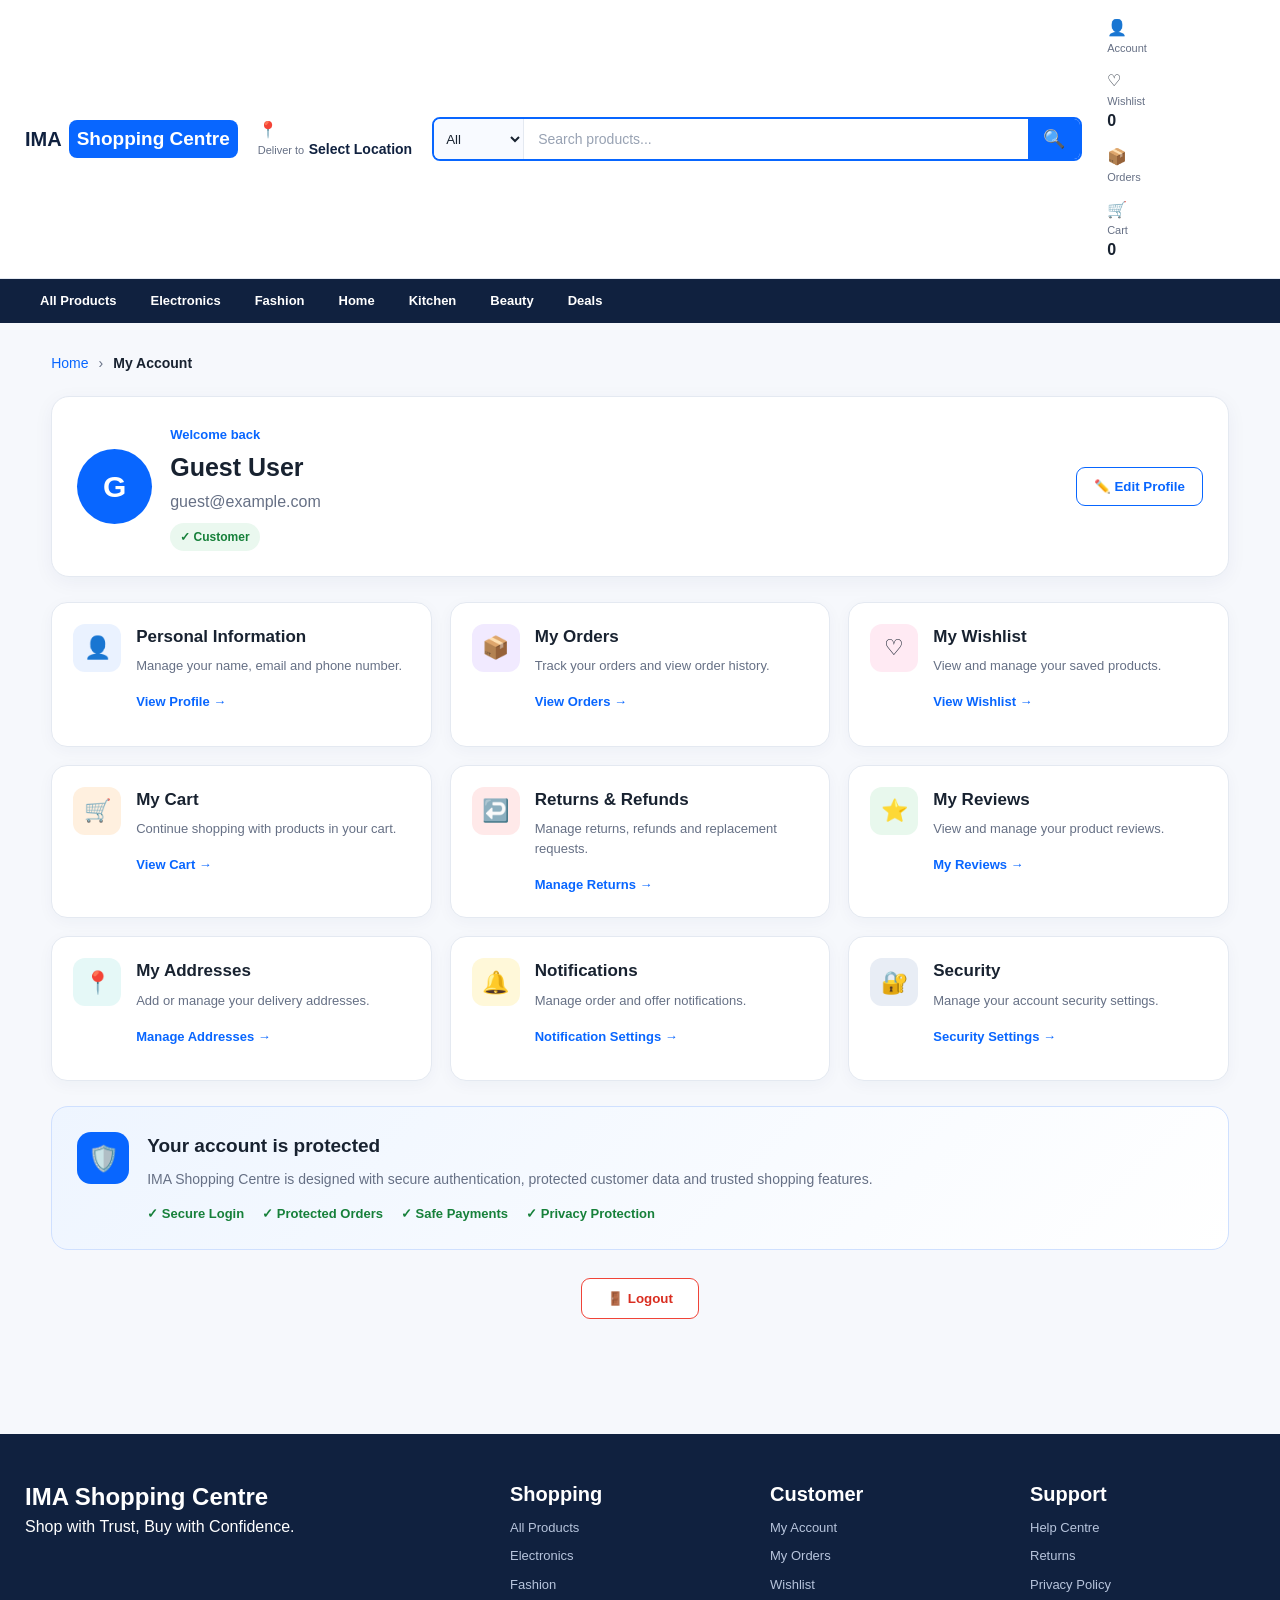
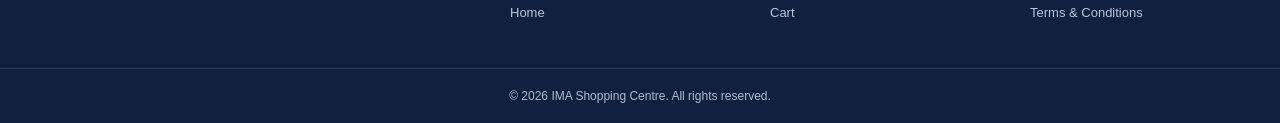
<file: account.html>
<!DOCTYPE html>
<html lang="en">
<head>
    <meta charset="UTF-8">
    <meta name="viewport" content="width=device-width, initial-scale=1.0">

    <title>My Account | IMA Shopping Centre</title>
    <meta name="description" content="Manage your IMA Shopping Centre account, orders, wishlist, addresses and security.">

    <link rel="stylesheet" href="css/style.css">
    <link rel="stylesheet" href="css/account.css">
</head>

<body>

<!-- ================= NAVBAR ================= -->
<header class="navbar">
    <div class="nav-container">

        <a href="index.html" class="logo">
            IMA <span>Shopping Centre</span>
        </a>

        <div class="location-box">
            <span class="location-icon">📍</span>
            <div>
                <small>Deliver to</small>
                <strong>Select Location</strong>
            </div>
        </div>

        <div class="search-box">
            <select id="categorySelect">
                <option value="all">All</option>
                <option value="electronics">Electronics</option>
                <option value="fashion">Fashion</option>
                <option value="home">Home</option>
                <option value="kitchen">Kitchen</option>
                <option value="beauty">Beauty</option>
            </select>

            <input
                type="text"
                id="searchInput"
                placeholder="Search products..."
            >

            <button id="searchButton" type="button">🔍</button>
        </div>

        <div class="nav-actions">

            <a href="account.html" class="nav-item active">
                <span>👤</span>
                <small>Account</small>
            </a>

            <a href="wishlist.html" class="nav-item">
                <span>♡</span>
                <small>Wishlist</small>
                <b id="wishlistCount">0</b>
            </a>

            <a href="orders.html" class="nav-item">
                <span>📦</span>
                <small>Orders</small>
            </a>

            <a href="cart.html" class="nav-item cart-nav">
                <span>🛒</span>
                <small>Cart</small>
                <b id="cartCount">0</b>
            </a>

        </div>

    </div>
</header>


<!-- ================= CATEGORY BAR ================= -->
<nav class="category-bar">
    <div class="category-container">

        <a href="products.html">All Products</a>
        <a href="products.html?category=electronics">Electronics</a>
        <a href="products.html?category=fashion">Fashion</a>
        <a href="products.html?category=home">Home</a>
        <a href="products.html?category=kitchen">Kitchen</a>
        <a href="products.html?category=beauty">Beauty</a>
        <a href="products.html?category=deals">Deals</a>

    </div>
</nav>


<!-- ================= ACCOUNT PAGE ================= -->
<main class="account-page">

    <div class="account-container">

        <!-- Breadcrumb -->
        <div class="account-breadcrumb">
            <a href="index.html">Home</a>
            <span>›</span>
            <strong>My Account</strong>
        </div>


        <!-- ================= PROFILE HEADER ================= -->
        <section class="account-profile">

            <div class="profile-left">

                <div class="profile-avatar" id="profileAvatar">
                    U
                </div>

                <div class="profile-info">
                    <span class="profile-label">Welcome back</span>

                    <h1 id="profileName">
                        User
                    </h1>

                    <p id="profileEmail">
                        user@example.com
                    </p>

                    <span class="customer-badge">
                        ✓ Customer
                    </span>
                </div>

            </div>

            <button class="edit-profile-btn" id="editProfileBtn">
                ✏️ Edit Profile
            </button>

        </section>


        <!-- ================= ACCOUNT GRID ================= -->
        <section class="account-grid">

            <!-- PROFILE -->
            <div class="account-card profile-card">

                <div class="card-icon blue">
                    👤
                </div>

                <div class="card-content">
                    <h3>Personal Information</h3>
                    <p>Manage your name, email and phone number.</p>

                    <button class="account-link" data-action="profile">
                        View Profile →
                    </button>
                </div>

            </div>


            <!-- ORDERS -->
            <a href="orders.html" class="account-card">

                <div class="card-icon purple">
                    📦
                </div>

                <div class="card-content">
                    <h3>My Orders</h3>
                    <p>Track your orders and view order history.</p>

                    <span class="account-link">
                        View Orders →
                    </span>
                </div>

            </a>


            <!-- WISHLIST -->
            <a href="wishlist.html" class="account-card">

                <div class="card-icon pink">
                    ♡
                </div>

                <div class="card-content">
                    <h3>My Wishlist</h3>
                    <p>View and manage your saved products.</p>

                    <span class="account-link">
                        View Wishlist →
                    </span>
                </div>

            </a>


            <!-- CART -->
            <a href="cart.html" class="account-card">

                <div class="card-icon orange">
                    🛒
                </div>

                <div class="card-content">
                    <h3>My Cart</h3>
                    <p>Continue shopping with products in your cart.</p>

                    <span class="account-link">
                        View Cart →
                    </span>
                </div>

            </a>


            <!-- RETURNS -->
            <a href="orders.html?filter=returns" class="account-card">

                <div class="card-icon red">
                    ↩️
                </div>

                <div class="card-content">
                    <h3>Returns & Refunds</h3>
                    <p>Manage returns, refunds and replacement requests.</p>

                    <span class="account-link">
                        Manage Returns →
                    </span>
                </div>

            </a>


            <!-- REVIEWS -->
            <div class="account-card">

                <div class="card-icon green">
                    ⭐
                </div>

                <div class="card-content">
                    <h3>My Reviews</h3>
                    <p>View and manage your product reviews.</p>

                    <button class="account-link" data-action="reviews">
                        My Reviews →
                    </button>
                </div>

            </div>


            <!-- ADDRESSES -->
            <div class="account-card">

                <div class="card-icon teal">
                    📍
                </div>

                <div class="card-content">
                    <h3>My Addresses</h3>
                    <p>Add or manage your delivery addresses.</p>

                    <button class="account-link" data-action="addresses">
                        Manage Addresses →
                    </button>
                </div>

            </div>


            <!-- NOTIFICATIONS -->
            <div class="account-card">

                <div class="card-icon yellow">
                    🔔
                </div>

                <div class="card-content">
                    <h3>Notifications</h3>
                    <p>Manage order and offer notifications.</p>

                    <button class="account-link" data-action="notifications">
                        Notification Settings →
                    </button>
                </div>

            </div>


            <!-- SECURITY -->
            <div class="account-card">

                <div class="card-icon dark">
                    🔐
                </div>

                <div class="card-content">
                    <h3>Security</h3>
                    <p>Manage your account security settings.</p>

                    <button class="account-link" data-action="security">
                        Security Settings →
                    </button>
                </div>

            </div>

        </section>


        <!-- ================= TRUST BOX ================= -->
        <section class="account-trust">

            <div class="trust-icon">
                🛡️
            </div>

            <div>
                <h2>Your account is protected</h2>

                <p>
                    IMA Shopping Centre is designed with secure authentication,
                    protected customer data and trusted shopping features.
                </p>

                <div class="trust-points">
                    <span>✓ Secure Login</span>
                    <span>✓ Protected Orders</span>
                    <span>✓ Safe Payments</span>
                    <span>✓ Privacy Protection</span>
                </div>
            </div>

        </section>


        <!-- ================= LOGOUT ================= -->
        <section class="logout-section">

            <button id="logoutBtn" class="logout-btn">
                🚪 Logout
            </button>

        </section>

    </div>

</main>


<!-- ================= FOOTER ================= -->
<footer class="footer">

    <div class="footer-container">

        <div class="footer-brand">
            <h2>IMA Shopping Centre</h2>

            <p>
                Shop with Trust, Buy with Confidence.
            </p>
        </div>

        <div class="footer-column">
            <h3>Shopping</h3>
            <a href="products.html">All Products</a>
            <a href="products.html?category=electronics">Electronics</a>
            <a href="products.html?category=fashion">Fashion</a>
            <a href="products.html?category=home">Home</a>
        </div>

        <div class="footer-column">
            <h3>Customer</h3>
            <a href="account.html">My Account</a>
            <a href="orders.html">My Orders</a>
            <a href="wishlist.html">Wishlist</a>
            <a href="cart.html">Cart</a>
        </div>

        <div class="footer-column">
            <h3>Support</h3>
            <a href="#">Help Centre</a>
            <a href="#">Returns</a>
            <a href="#">Privacy Policy</a>
            <a href="#">Terms & Conditions</a>
        </div>

    </div>

    <div class="footer-bottom">
        © 2026 IMA Shopping Centre. All rights reserved.
    </div>

</footer>


<!-- ================= MOBILE NAV ================= -->
<div class="mobile-bottom-nav">

    <a href="index.html">
        <span>⌂</span>
        <small>Home</small>
    </a>

    <a href="products.html">
        <span>▦</span>
        <small>Products</small>
    </a>

    <a href="wishlist.html">
        <span>♡</span>
        <small>Wishlist</small>
    </a>

    <a href="cart.html">
        <span>🛒</span>
        <small>Cart</small>
    </a>

    <a href="account.html" class="active">
        <span>👤</span>
        <small>Account</small>
    </a>

</div>


<script src="js/main.js"></script>
<script src="js/account.js"></script>

</body>
              </html>
</file>
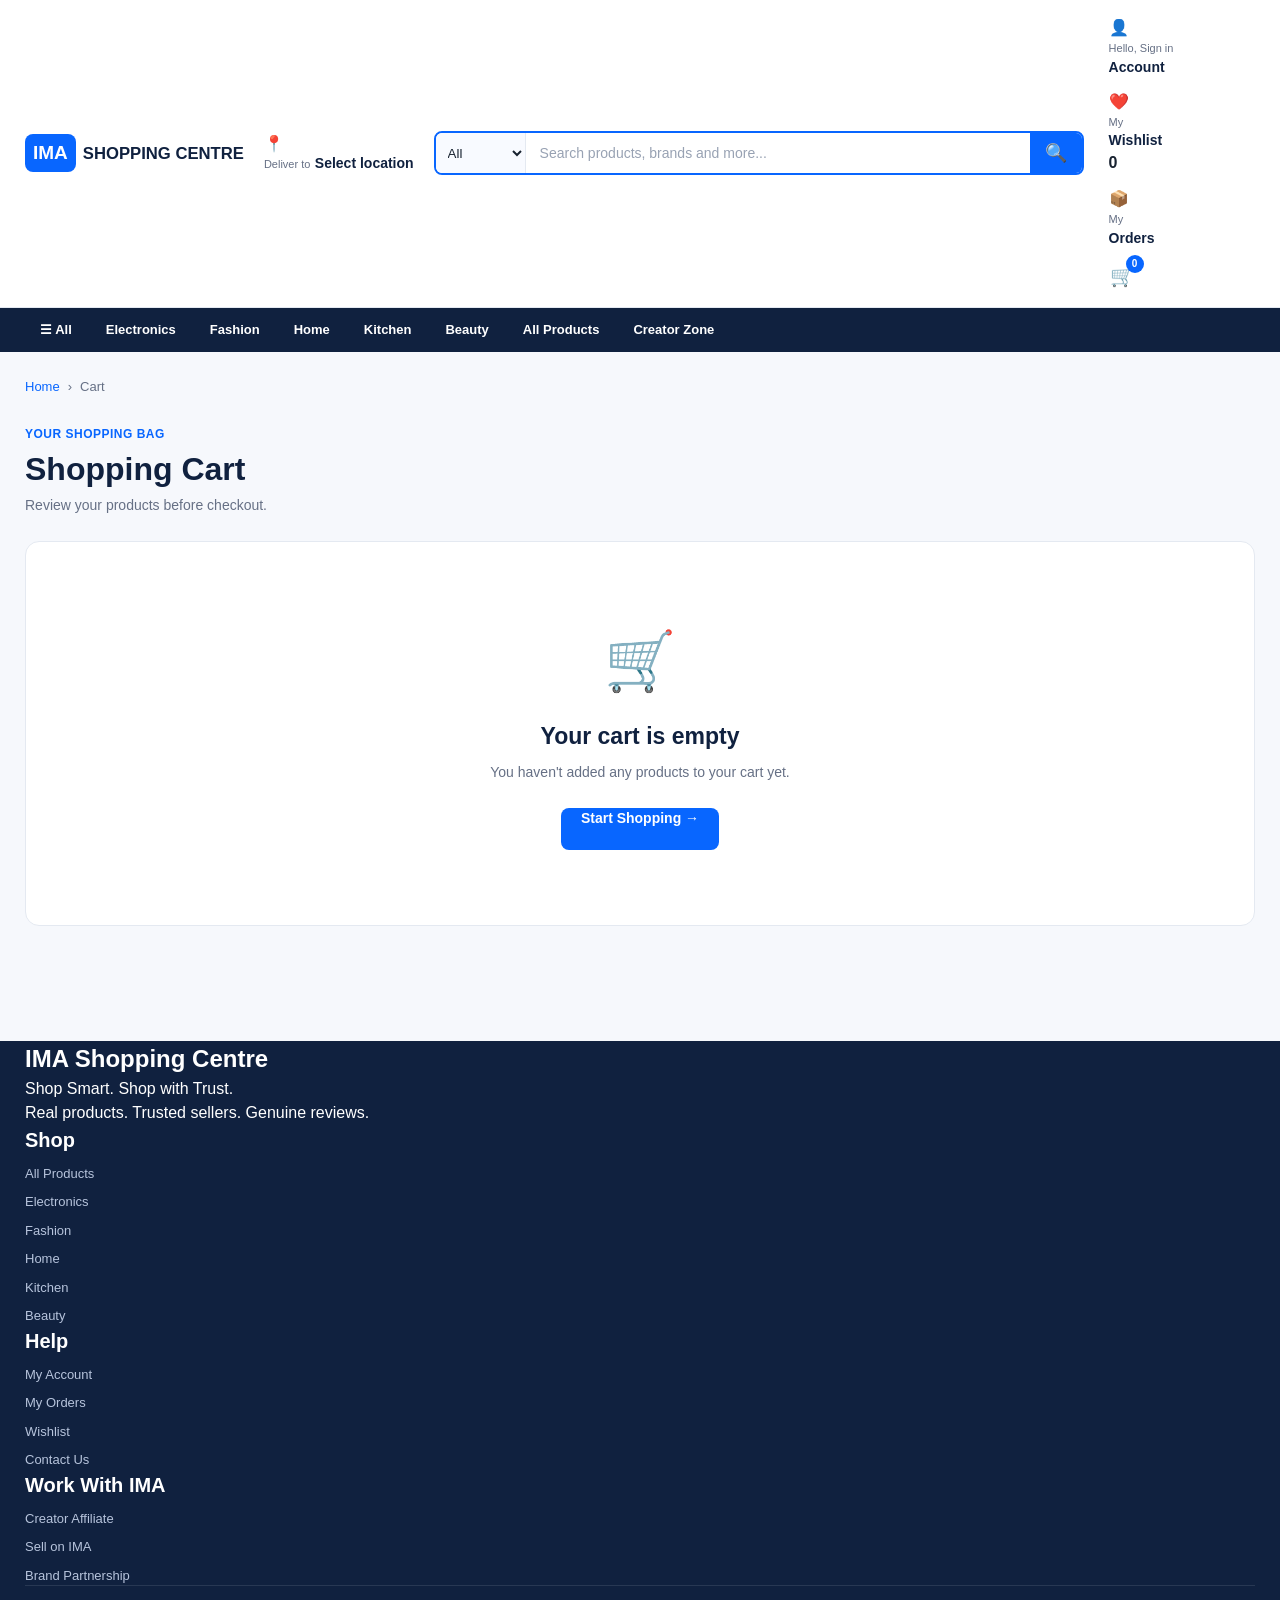
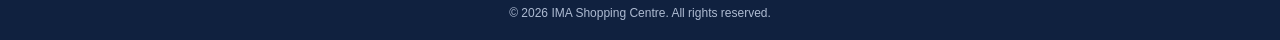
<file: cart.html>
<!DOCTYPE html>
<html lang="en">
<head>
    <meta charset="UTF-8">

    <meta name="viewport"
          content="width=device-width, initial-scale=1.0">

    <meta name="description"
          content="IMA Shopping Centre shopping cart">

    <title>Shopping Cart | IMA Shopping Centre</title>

    <!-- Common CSS -->
    <link rel="stylesheet" href="css/style.css">

    <!-- Cart Page CSS -->
    <link rel="stylesheet" href="css/cart.css">
</head>

<body>

<!-- =====================================================
     NAVBAR
===================================================== -->

<header class="navbar">

    <div class="nav-container">

        <a href="index.html" class="logo">
            <span>IMA</span>
            <small>SHOPPING CENTRE</small>
        </a>

        <div class="location-box">

            <span class="location-icon">📍</span>

            <div>
                <small>Deliver to</small>
                <strong>Select location</strong>
            </div>

        </div>

        <div class="search-box">

            <select id="categorySelect">
                <option value="all">All</option>
                <option value="electronics">Electronics</option>
                <option value="fashion">Fashion</option>
                <option value="home">Home</option>
                <option value="kitchen">Kitchen</option>
                <option value="beauty">Beauty</option>
            </select>

            <input
                type="search"
                id="searchInput"
                placeholder="Search products, brands and more..."
            >

            <button
                type="button"
                id="searchButton">
                🔍
            </button>

        </div>

        <nav class="nav-links">

            <a href="login.html" class="nav-item">
                <span>👤</span>
                <small>Hello, Sign in</small>
                <strong>Account</strong>
            </a>

            <a href="wishlist.html" class="nav-item">
                <span>❤️</span>
                <small>My</small>
                <strong>Wishlist</strong>
                <b id="wishlistCount">0</b>
            </a>

            <a href="orders.html" class="nav-item">
                <span>📦</span>
                <small>My</small>
                <strong>Orders</strong>
            </a>

            <a href="cart.html" class="nav-icon cart-nav">
                🛒
                <span id="cartCount">0</span>
            </a>

        </nav>

    </div>

</header>


<!-- =====================================================
     CATEGORY BAR
===================================================== -->

<div class="category-bar">

    <div class="category-container">

        <a href="products.html">
            ☰ All
        </a>

        <a href="products.html?category=electronics">
            Electronics
        </a>

        <a href="products.html?category=fashion">
            Fashion
        </a>

        <a href="products.html?category=home">
            Home
        </a>

        <a href="products.html?category=kitchen">
            Kitchen
        </a>

        <a href="products.html?category=beauty">
            Beauty
        </a>

        <a href="products.html">
            All Products
        </a>

        <a href="creator/dashboard.html">
            Creator Zone
        </a>

    </div>

</div>


<!-- =====================================================
     CART PAGE
===================================================== -->

<main class="cart-page">

    <div class="container">

        <div class="cart-breadcrumb">
            <a href="index.html">Home</a>
            <span>›</span>
            <span>Cart</span>
        </div>


        <div class="cart-title">

            <span>YOUR SHOPPING BAG</span>

            <h1>
                Shopping Cart
            </h1>

            <p>
                Review your products before checkout.
            </p>

        </div>


        <!-- Cart content generated by cart.js -->

        <div id="cartContent"></div>

    </div>

</main>


<!-- =====================================================
     FOOTER
===================================================== -->

<footer class="footer">

    <div class="container">

        <div class="footer-grid">

            <div class="footer-brand">

                <h2>
                    IMA Shopping Centre
                </h2>

                <p>
                    Shop Smart. Shop with Trust.
                </p>

                <p>
                    Real products. Trusted sellers.
                    Genuine reviews.
                </p>

            </div>


            <div class="footer-column">

                <h3>Shop</h3>

                <a href="products.html">
                    All Products
                </a>

                <a href="products.html?category=electronics">
                    Electronics
                </a>

                <a href="products.html?category=fashion">
                    Fashion
                </a>

                <a href="products.html?category=home">
                    Home
                </a>

                <a href="products.html?category=kitchen">
                    Kitchen
                </a>

                <a href="products.html?category=beauty">
                    Beauty
                </a>

            </div>


            <div class="footer-column">

                <h3>Help</h3>

                <a href="account.html">
                    My Account
                </a>

                <a href="orders.html">
                    My Orders
                </a>

                <a href="wishlist.html">
                    Wishlist
                </a>

                <a href="#">
                    Contact Us
                </a>

            </div>


            <div class="footer-column">

                <h3>Work With IMA</h3>

                <a href="creator/dashboard.html">
                    Creator Affiliate
                </a>

                <a href="seller/dashboard.html">
                    Sell on IMA
                </a>

                <a href="#">
                    Brand Partnership
                </a>

            </div>

        </div>


        <div class="footer-bottom">

            <p>
                © 2026 IMA Shopping Centre.
                All rights reserved.
            </p>

        </div>

    </div>

</footer>


<!-- =====================================================
     MOBILE BOTTOM NAV
===================================================== -->

<nav class="mobile-bottom-nav">

    <a href="index.html">
        <span>🏠</span>
        <small>Home</small>
    </a>

    <a href="products.html">
        <span>🛍️</span>
        <small>Shop</small>
    </a>

    <a href="wishlist.html">
        <span>❤️</span>
        <small>Wishlist</small>
    </a>

    <a href="account.html">
        <span>👤</span>
        <small>Account</small>
    </a>

    <a href="cart.html">
        <span>🛒</span>
        <small>Cart</small>
    </a>

</nav>


<!-- =====================================================
     JAVASCRIPT
===================================================== -->

<script src="js/main.js"></script>
<script src="js/cart.js"></script>

</body>
  </html>
</file>
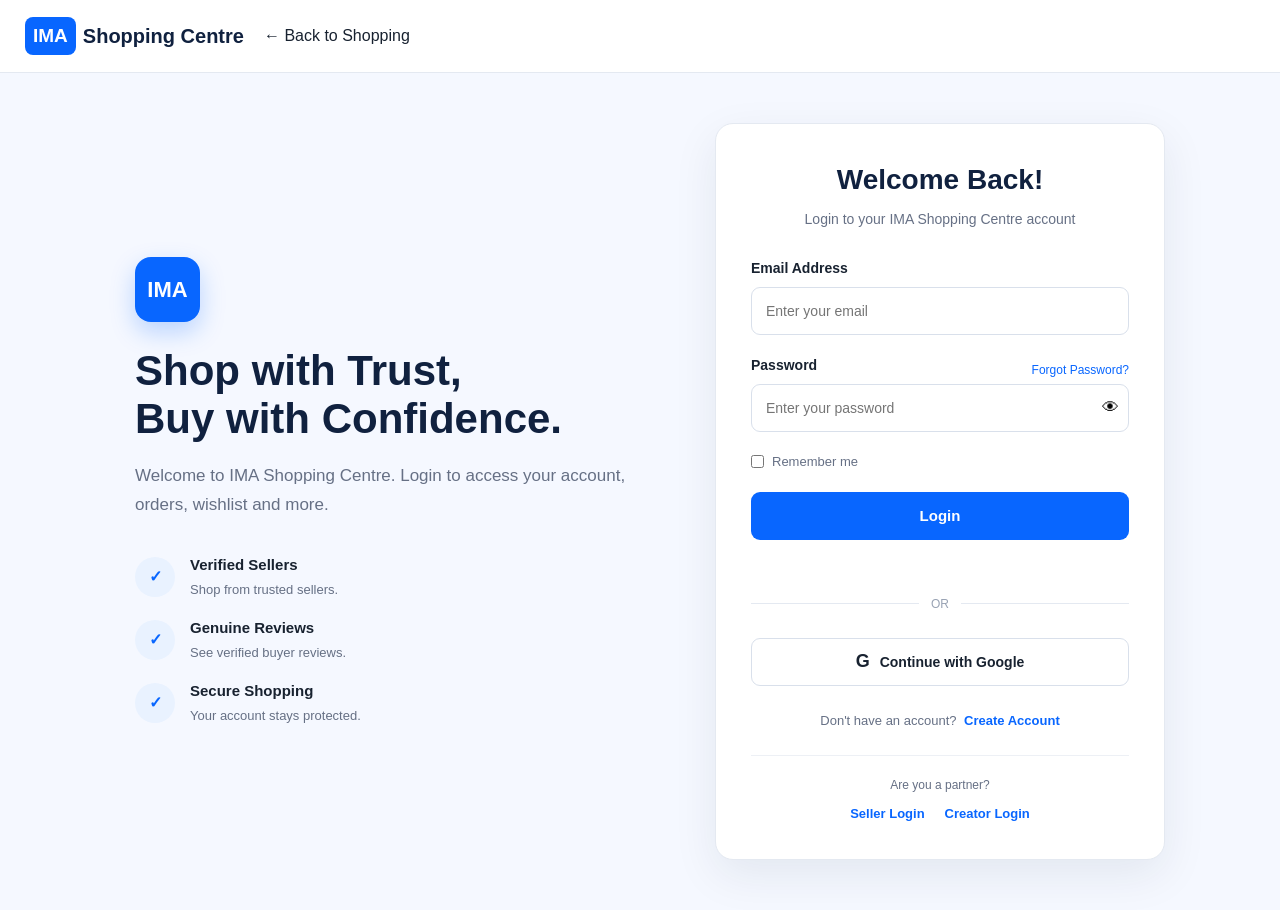
<file: login.html>
<!DOCTYPE html>
<html lang="en">
<head>
    <meta charset="UTF-8">
    <meta name="viewport" content="width=device-width, initial-scale=1.0">

    <title>Login | IMA Shopping Centre</title>
    <meta name="description" content="Login to IMA Shopping Centre">

    <link rel="stylesheet" href="css/style.css">
    <link rel="stylesheet" href="css/login.css">
</head>

<body>

<header class="navbar">
    <div class="nav-container">

        <a href="index.html" class="logo">
            <span>IMA</span> Shopping Centre
        </a>

        <div class="nav-actions">
            <a href="index.html" class="back-home">
                ← Back to Shopping
            </a>
        </div>

    </div>
</header>


<main class="login-page">

    <div class="login-wrapper">

        <!-- Left Side -->
        <section class="login-info">

            <div class="login-brand">
                <div class="brand-icon">IMA</div>

                <h1>Shop with Trust,<br>Buy with Confidence.</h1>

                <p>
                    Welcome to IMA Shopping Centre.
                    Login to access your account, orders,
                    wishlist and more.
                </p>
            </div>

            <div class="login-benefits">

                <div class="benefit">
                    <div class="benefit-icon">✓</div>
                    <div>
                        <h3>Verified Sellers</h3>
                        <p>Shop from trusted sellers.</p>
                    </div>
                </div>

                <div class="benefit">
                    <div class="benefit-icon">✓</div>
                    <div>
                        <h3>Genuine Reviews</h3>
                        <p>See verified buyer reviews.</p>
                    </div>
                </div>

                <div class="benefit">
                    <div class="benefit-icon">✓</div>
                    <div>
                        <h3>Secure Shopping</h3>
                        <p>Your account stays protected.</p>
                    </div>
                </div>

            </div>

        </section>


        <!-- Login Card -->
        <section class="login-card">

            <div class="login-header">

                <div class="mobile-logo">IMA</div>

                <h2>Welcome Back!</h2>

                <p>Login to your IMA Shopping Centre account</p>

            </div>


            <form id="loginForm">

                <!-- Email -->
                <div class="form-group">

                    <label for="email">
                        Email Address
                    </label>

                    <input
                        type="email"
                        id="email"
                        name="email"
                        placeholder="Enter your email"
                        autocomplete="email"
                        required
                    >

                    <small class="error-message" id="emailError"></small>

                </div>


                <!-- Password -->
                <div class="form-group">

                    <div class="password-label">

                        <label for="password">
                            Password
                        </label>

                        <a href="#" id="forgotPassword">
                            Forgot Password?
                        </a>

                    </div>

                    <div class="password-wrapper">

                        <input
                            type="password"
                            id="password"
                            name="password"
                            placeholder="Enter your password"
                            autocomplete="current-password"
                            required
                        >

                        <button
                            type="button"
                            id="togglePassword"
                            class="password-toggle"
                            aria-label="Show password"
                        >
                            👁
                        </button>

                    </div>

                    <small class="error-message" id="passwordError"></small>

                </div>


                <!-- Remember -->
                <div class="login-options">

                    <label class="remember-me">

                        <input
                            type="checkbox"
                            id="rememberMe"
                        >

                        <span>Remember me</span>

                    </label>

                </div>


                <!-- Login Button -->
                <button
                    type="submit"
                    class="login-btn"
                    id="loginBtn"
                >
                    Login
                </button>


                <div
                    class="login-message"
                    id="loginMessage"
                ></div>

            </form>


            <!-- Divider -->
            <div class="divider">
                <span>OR</span>
            </div>


            <!-- Google Login -->
            <button
                type="button"
                class="google-btn"
                id="googleLogin"
            >
                <span class="google-icon">G</span>
                Continue with Google
            </button>


            <!-- Register -->
            <div class="register-text">

                <span>Don't have an account?</span>

                <a href="#" id="createAccount">
                    Create Account
                </a>

            </div>


            <!-- Role Login -->
            <div class="role-login">

                <p>Are you a partner?</p>

                <div class="role-links">

                    <a href="#" id="sellerLogin">
                        Seller Login
                    </a>

                    <a href="#" id="creatorLogin">
                        Creator Login
                    </a>

                </div>

            </div>

        </section>

    </div>

</main>


<!-- Register Modal -->
<div class="modal-overlay" id="registerModal">

    <div class="register-modal">

        <button
            class="modal-close"
            id="closeRegister"
        >
            ×
        </button>

        <div class="modal-header">

            <div class="modal-logo">IMA</div>

            <h2>Create Account</h2>

            <p>Join IMA Shopping Centre today</p>

        </div>


        <form id="registerForm">

            <div class="form-group">

                <label for="registerName">
                    Full Name
                </label>

                <input
                    type="text"
                    id="registerName"
                    placeholder="Enter your full name"
                    required
                >

            </div>


            <div class="form-group">

                <label for="registerEmail">
                    Email Address
                </label>

                <input
                    type="email"
                    id="registerEmail"
                    placeholder="Enter your email"
                    required
                >

            </div>


            <div class="form-group">

                <label for="registerPassword">
                    Password
                </label>

                <input
                    type="password"
                    id="registerPassword"
                    placeholder="Create a password"
                    minlength="6"
                    required
                >

            </div>


            <div class="form-group">

                <label for="registerRole">
                    Account Type
                </label>

                <select id="registerRole">

                    <option value="customer">
                        Customer
                    </option>

                    <option value="seller">
                        Seller
                    </option>

                    <option value="creator">
                        Creator
                    </option>

                </select>

            </div>


            <button
                type="submit"
                class="login-btn"
            >
                Create Account
            </button>

            <div
                class="register-message"
                id="registerMessage"
            ></div>

        </form>

    </div>

</div>


<script src="js/main.js"></script>
<script src="js/login.js"></script>

</body>
                    </html>
</file>
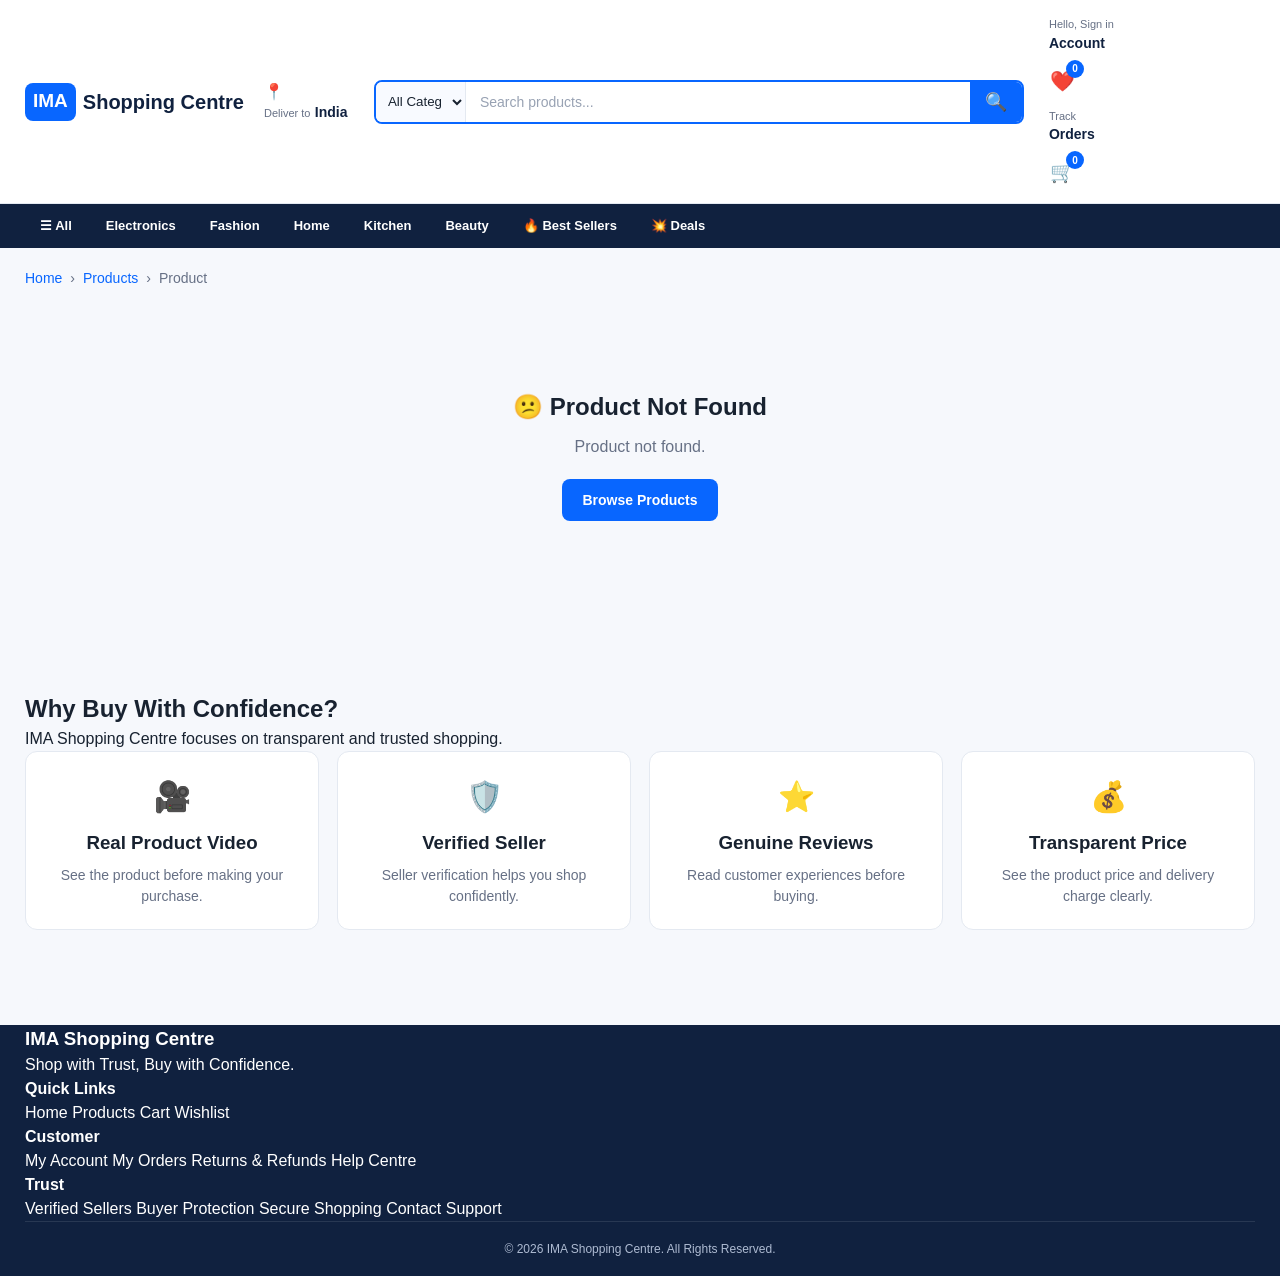
<file: product.html>
<!DOCTYPE html>
<html lang="en">
<head>
    <meta charset="UTF-8">
    <meta name="viewport" content="width=device-width, initial-scale=1.0">

    <title>Product Details | IMA Shopping Centre</title>
    <meta name="description" content="View product details, price, reviews, seller trust score and delivery information on IMA Shopping Centre.">

    <link rel="stylesheet" href="css/style.css">
    <link rel="stylesheet" href="css/product.css">
</head>

<body>

<!-- ================= NAVBAR ================= -->

<header class="navbar">
    <div class="nav-container">

        <a href="index.html" class="logo">
            <span>IMA</span> Shopping Centre
        </a>

        <div class="location-box">
            <span class="location-icon">📍</span>
            <div>
                <small>Deliver to</small>
                <strong>India</strong>
            </div>
        </div>

        <div class="search-box">
            <select id="categorySelect">
                <option value="">All Categories</option>
                <option value="electronics">Electronics</option>
                <option value="fashion">Fashion</option>
                <option value="home">Home</option>
                <option value="kitchen">Kitchen</option>
                <option value="beauty">Beauty</option>
            </select>

            <input
                type="search"
                id="searchInput"
                placeholder="Search products..."
            >

            <button id="searchButton">🔍</button>
        </div>

        <div class="nav-actions">

            <a href="login.html" class="nav-item">
                <small>Hello, Sign in</small>
                <strong>Account</strong>
            </a>

            <a href="wishlist.html" class="nav-icon">
                ❤️
                <span id="wishlistCount">0</span>
            </a>

            <a href="orders.html" class="nav-item orders-link">
                <small>Track</small>
                <strong>Orders</strong>
            </a>

            <a href="cart.html" class="nav-icon cart-link">
                🛒
                <span id="cartCount">0</span>
            </a>

        </div>

    </div>
</header>


<!-- ================= CATEGORY BAR ================= -->

<nav class="category-bar">
    <div class="category-container">

        <a href="products.html">☰ All</a>
        <a href="products.html?category=electronics">Electronics</a>
        <a href="products.html?category=fashion">Fashion</a>
        <a href="products.html?category=home">Home</a>
        <a href="products.html?category=kitchen">Kitchen</a>
        <a href="products.html?category=beauty">Beauty</a>
        <a href="products.html">🔥 Best Sellers</a>
        <a href="products.html">💥 Deals</a>

    </div>
</nav>


<!-- ================= BREADCRUMB ================= -->

<div class="container">
    <div class="product-breadcrumb">
        <a href="index.html">Home</a>
        <span>›</span>
        <a href="products.html">Products</a>
        <span>›</span>
        <span id="breadcrumbProduct">Product</span>
    </div>
</div>


<!-- ================= PRODUCT DETAILS ================= -->

<main class="container">

    <div id="productDetails">

        <!-- JS will load product here -->

        <div class="product-loading">
            <div class="loading-spinner"></div>
            <p>Loading product...</p>
        </div>

    </div>

</main>


<!-- ================= TRUST SECTION ================= -->

<section class="product-trust-section">

    <div class="container">

        <div class="section-heading">
            <h2>Why Buy With Confidence?</h2>
            <p>IMA Shopping Centre focuses on transparent and trusted shopping.</p>
        </div>

        <div class="product-trust-grid">

            <div class="trust-box">
                <div class="trust-icon">🎥</div>
                <h3>Real Product Video</h3>
                <p>See the product before making your purchase.</p>
            </div>

            <div class="trust-box">
                <div class="trust-icon">🛡️</div>
                <h3>Verified Seller</h3>
                <p>Seller verification helps you shop confidently.</p>
            </div>

            <div class="trust-box">
                <div class="trust-icon">⭐</div>
                <h3>Genuine Reviews</h3>
                <p>Read customer experiences before buying.</p>
            </div>

            <div class="trust-box">
                <div class="trust-icon">💰</div>
                <h3>Transparent Price</h3>
                <p>See the product price and delivery charge clearly.</p>
            </div>

        </div>

    </div>

</section>


<!-- ================= FOOTER ================= -->

<footer class="footer">

    <div class="container">

        <div class="footer-grid">

            <div>
                <h3>IMA Shopping Centre</h3>
                <p>
                    Shop with Trust, Buy with Confidence.
                </p>
            </div>

            <div>
                <h4>Quick Links</h4>
                <a href="index.html">Home</a>
                <a href="products.html">Products</a>
                <a href="cart.html">Cart</a>
                <a href="wishlist.html">Wishlist</a>
            </div>

            <div>
                <h4>Customer</h4>
                <a href="account.html">My Account</a>
                <a href="orders.html">My Orders</a>
                <a href="#">Returns & Refunds</a>
                <a href="#">Help Centre</a>
            </div>

            <div>
                <h4>Trust</h4>
                <a href="#">Verified Sellers</a>
                <a href="#">Buyer Protection</a>
                <a href="#">Secure Shopping</a>
                <a href="#">Contact Support</a>
            </div>

        </div>

        <div class="footer-bottom">
            © 2026 IMA Shopping Centre. All Rights Reserved.
        </div>

    </div>

</footer>


<!-- ================= MOBILE NAV ================= -->

<div class="mobile-bottom-nav">

    <a href="index.html">
        <span>🏠</span>
        <small>Home</small>
    </a>

    <a href="products.html">
        <span>🔎</span>
        <small>Search</small>
    </a>

    <a href="wishlist.html">
        <span>❤️</span>
        <small>Wishlist</small>
    </a>

    <a href="orders.html">
        <span>📦</span>
        <small>Orders</small>
    </a>

    <a href="cart.html">
        <span>🛒</span>
        <small>Cart</small>
    </a>

</div>


<script src="js/products.js"></script>
<script src="js/main.js"></script>
<script src="js/product.js"></script>

</body>
                  </html>
</file>
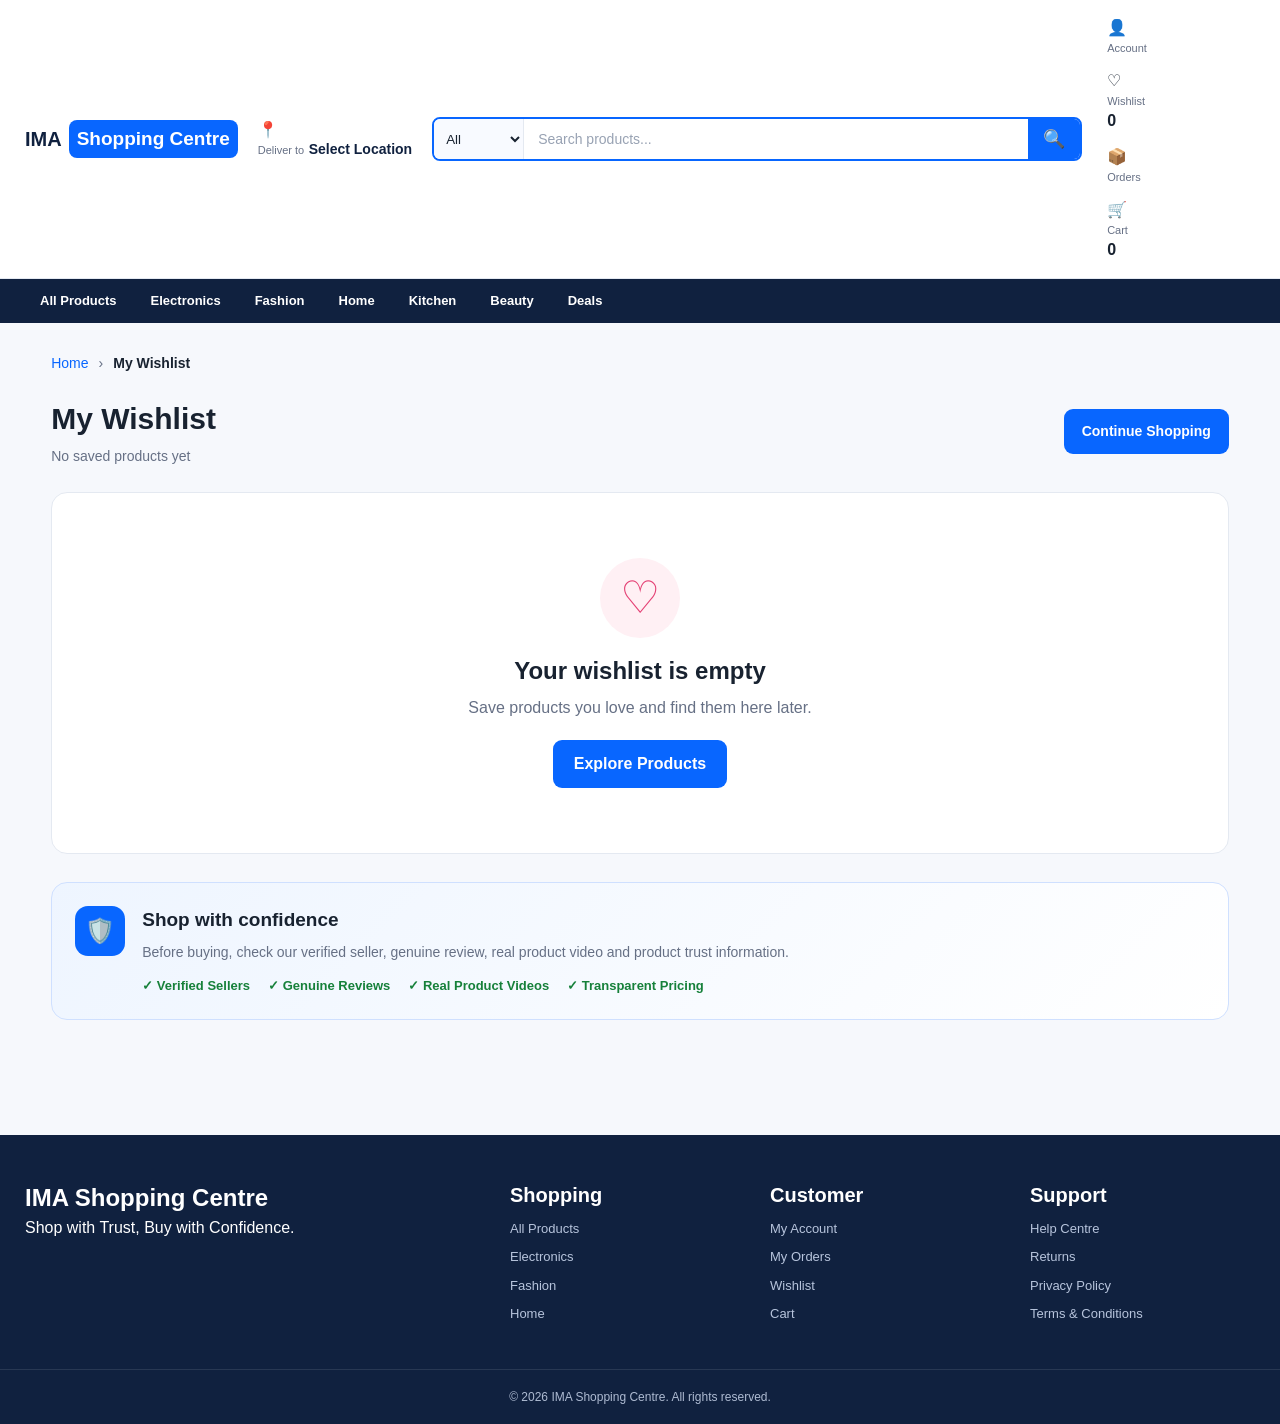
<file: wishlist.html>
<!DOCTYPE html>
<html lang="en">
<head>
    <meta charset="UTF-8">
    <meta name="viewport" content="width=device-width, initial-scale=1.0">

    <title>My Wishlist | IMA Shopping Centre</title>
    <meta name="description" content="Save your favourite products in your IMA Shopping Centre wishlist.">

    <link rel="stylesheet" href="css/style.css">
    <link rel="stylesheet" href="css/wishlist.css">
</head>

<body>

<!-- ================= NAVBAR ================= -->
<header class="navbar">
    <div class="nav-container">

        <a href="index.html" class="logo">
            IMA <span>Shopping Centre</span>
        </a>

        <div class="location-box">
            <span class="location-icon">📍</span>
            <div>
                <small>Deliver to</small>
                <strong>Select Location</strong>
            </div>
        </div>

        <div class="search-box">

            <select id="categorySelect">
                <option value="all">All</option>
                <option value="electronics">Electronics</option>
                <option value="fashion">Fashion</option>
                <option value="home">Home</option>
                <option value="kitchen">Kitchen</option>
                <option value="beauty">Beauty</option>
            </select>

            <input
                type="text"
                id="searchInput"
                placeholder="Search products..."
            >

            <button
                id="searchButton"
                type="button"
            >
                🔍
            </button>

        </div>

        <div class="nav-actions">

            <a href="account.html" class="nav-item">
                <span>👤</span>
                <small>Account</small>
            </a>

            <a href="wishlist.html" class="nav-item active">
                <span>♡</span>
                <small>Wishlist</small>
                <b id="wishlistCount">0</b>
            </a>

            <a href="orders.html" class="nav-item">
                <span>📦</span>
                <small>Orders</small>
            </a>

            <a href="cart.html" class="nav-item cart-nav">
                <span>🛒</span>
                <small>Cart</small>
                <b id="cartCount">0</b>
            </a>

        </div>

    </div>
</header>


<!-- ================= CATEGORY BAR ================= -->
<nav class="category-bar">

    <div class="category-container">

        <a href="products.html">
            All Products
        </a>

        <a href="products.html?category=electronics">
            Electronics
        </a>

        <a href="products.html?category=fashion">
            Fashion
        </a>

        <a href="products.html?category=home">
            Home
        </a>

        <a href="products.html?category=kitchen">
            Kitchen
        </a>

        <a href="products.html?category=beauty">
            Beauty
        </a>

        <a href="products.html?category=deals">
            Deals
        </a>

    </div>

</nav>


<!-- ================= WISHLIST ================= -->
<main class="wishlist-page">

    <div class="wishlist-container">

        <!-- Breadcrumb -->

        <div class="wishlist-breadcrumb">

            <a href="index.html">
                Home
            </a>

            <span>›</span>

            <strong>
                My Wishlist
            </strong>

        </div>


        <!-- Header -->

        <div class="wishlist-header">

            <div>

                <h1>
                    My Wishlist
                </h1>

                <p id="wishlistSubtitle">
                    Your saved products
                </p>

            </div>

            <a
                href="products.html"
                class="continue-shopping"
            >
                Continue Shopping
            </a>

        </div>


        <!-- Wishlist Grid -->

        <section
            id="wishlistGrid"
            class="wishlist-grid"
        ></section>


        <!-- Empty Wishlist -->

        <section
            id="emptyWishlist"
            class="empty-wishlist"
            style="display:none;"
        >

            <div class="empty-heart">
                ♡
            </div>

            <h2>
                Your wishlist is empty
            </h2>

            <p>
                Save products you love and find them here later.
            </p>

            <a
                href="products.html"
                class="wishlist-shop-btn"
            >
                Explore Products
            </a>

        </section>


        <!-- ================= TRUST SECTION ================= -->

        <section class="wishlist-trust">

            <div class="wishlist-trust-icon">
                🛡️
            </div>

            <div>

                <h2>
                    Shop with confidence
                </h2>

                <p>
                    Before buying, check our verified seller,
                    genuine review, real product video and
                    product trust information.
                </p>

                <div class="wishlist-trust-points">

                    <span>✓ Verified Sellers</span>
                    <span>✓ Genuine Reviews</span>
                    <span>✓ Real Product Videos</span>
                    <span>✓ Transparent Pricing</span>

                </div>

            </div>

        </section>

    </div>

</main>


<!-- ================= FOOTER ================= -->

<footer class="footer">

    <div class="footer-container">

        <div class="footer-brand">

            <h2>
                IMA Shopping Centre
            </h2>

            <p>
                Shop with Trust, Buy with Confidence.
            </p>

        </div>


        <div class="footer-column">

            <h3>
                Shopping
            </h3>

            <a href="products.html">
                All Products
            </a>

            <a href="products.html?category=electronics">
                Electronics
            </a>

            <a href="products.html?category=fashion">
                Fashion
            </a>

            <a href="products.html?category=home">
                Home
            </a>

        </div>


        <div class="footer-column">

            <h3>
                Customer
            </h3>

            <a href="account.html">
                My Account
            </a>

            <a href="orders.html">
                My Orders
            </a>

            <a href="wishlist.html">
                Wishlist
            </a>

            <a href="cart.html">
                Cart
            </a>

        </div>


        <div class="footer-column">

            <h3>
                Support
            </h3>

            <a href="#">
                Help Centre
            </a>

            <a href="#">
                Returns
            </a>

            <a href="#">
                Privacy Policy
            </a>

            <a href="#">
                Terms & Conditions
            </a>

        </div>

    </div>


    <div class="footer-bottom">

        © 2026 IMA Shopping Centre.
        All rights reserved.

    </div>

</footer>


<!-- ================= MOBILE NAV ================= -->

<div class="mobile-bottom-nav">

    <a href="index.html">
        <span>⌂</span>
        <small>Home</small>
    </a>

    <a href="products.html">
        <span>▦</span>
        <small>Products</small>
    </a>

    <a
        href="wishlist.html"
        class="active"
    >
        <span>♡</span>
        <small>Wishlist</small>
    </a>

    <a href="cart.html">
        <span>🛒</span>
        <small>Cart</small>
    </a>

    <a href="account.html">
        <span>👤</span>
        <small>Account</small>
    </a>

</div>


<script src="js/main.js"></script>
<script src="js/products.js"></script>
<script src="js/wishlist.js"></script>

</body>
                      </html>
</file>
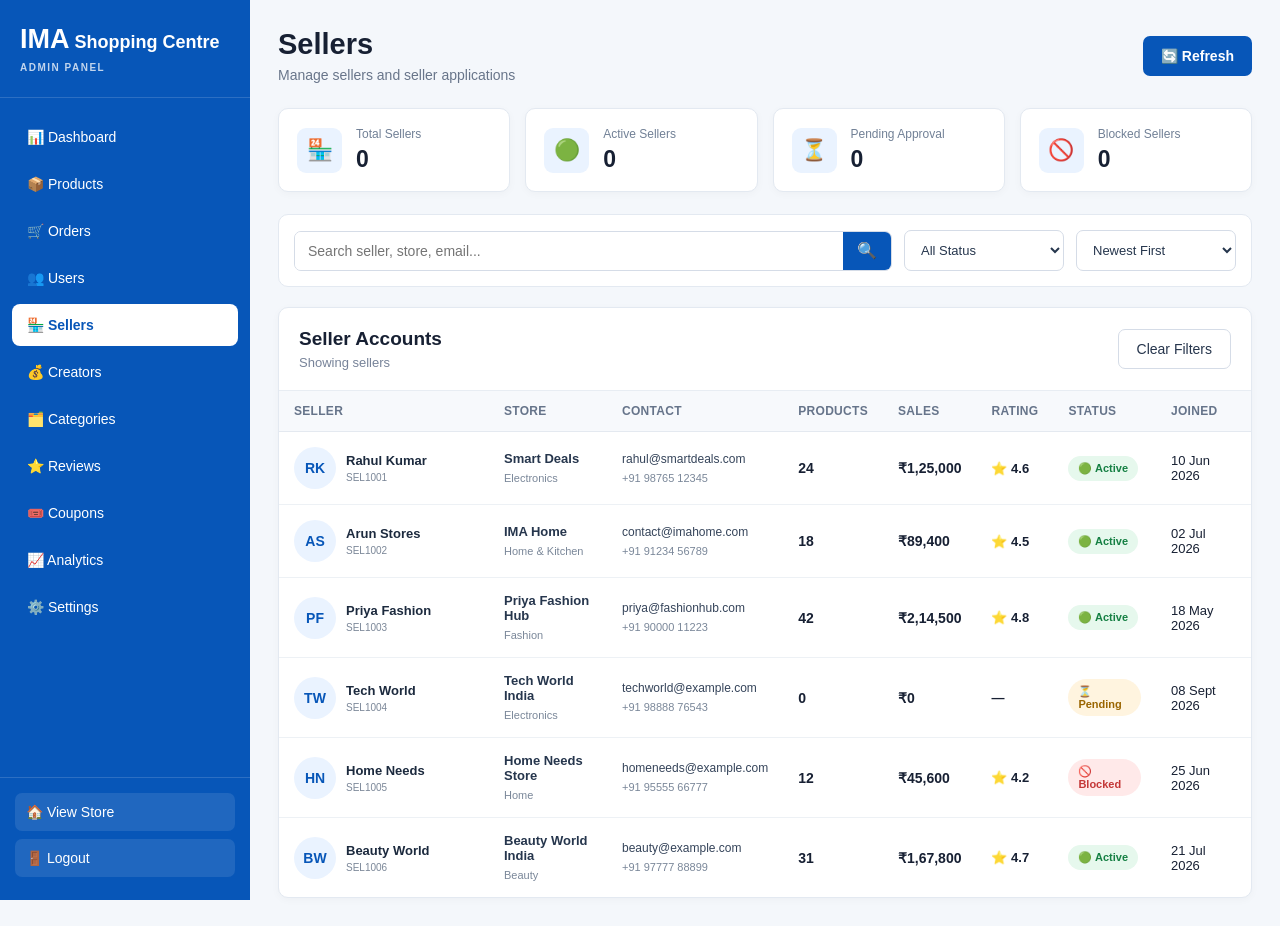
<file: admin/sellers.html>
<!DOCTYPE html>
<html lang="en">

<head>

    <meta charset="UTF-8">

    <meta
        name="viewport"
        content="width=device-width, initial-scale=1.0"
    >

    <title>Sellers | IMA Shopping Centre</title>

    <link
        rel="stylesheet"
        href="admin-sellers.css"
    >

</head>


<body>


<!-- =====================================================
     SIDEBAR
     ===================================================== -->

<aside class="admin-sidebar">

    <div class="admin-logo">

        <span>IMA</span>

        Shopping Centre

        <small>
            ADMIN PANEL
        </small>

    </div>


    <nav class="admin-menu">

        <a href="dashboard.html">
            📊 Dashboard
        </a>

        <a href="products.html">
            📦 Products
        </a>

        <a href="orders.html">
            🛒 Orders
        </a>

        <a href="users.html">
            👥 Users
        </a>

        <a
            href="sellers.html"
            class="active"
        >
            🏪 Sellers
        </a>

        <a href="creators.html">
            💰 Creators
        </a>

        <a href="categories.html">
            🗂️ Categories
        </a>

        <a href="reviews.html">
            ⭐ Reviews
        </a>

        <a href="coupons.html">
            🎟️ Coupons
        </a>

        <a href="analytics.html">
            📈 Analytics
        </a>

        <a href="settings.html">
            ⚙️ Settings
        </a>

    </nav>


    <div class="admin-sidebar-bottom">

        <a href="../index.html">
            🏠 View Store
        </a>

        <button onclick="adminLogout()">
            🚪 Logout
        </button>

    </div>

</aside>



<!-- =====================================================
     MAIN
     ===================================================== -->

<main class="admin-main">


    <!-- =================================================
         HEADER
         ================================================= -->

    <header class="admin-header">

        <div>

            <h1>
                Sellers
            </h1>

            <p>
                Manage sellers and seller applications
            </p>

        </div>


        <button
            class="admin-primary-btn"
            onclick="refreshSellers()"
        >
            🔄 Refresh
        </button>

    </header>



    <!-- =================================================
         STATISTICS
         ================================================= -->

    <section class="seller-stat-grid">


        <div class="seller-stat-card">

            <div class="stat-icon">
                🏪
            </div>

            <div>

                <span>
                    Total Sellers
                </span>

                <strong id="totalSellers">
                    0
                </strong>

            </div>

        </div>



        <div class="seller-stat-card">

            <div class="stat-icon">
                🟢
            </div>

            <div>

                <span>
                    Active Sellers
                </span>

                <strong id="activeSellers">
                    0
                </strong>

            </div>

        </div>



        <div class="seller-stat-card">

            <div class="stat-icon">
                ⏳
            </div>

            <div>

                <span>
                    Pending Approval
                </span>

                <strong id="pendingSellers">
                    0
                </strong>

            </div>

        </div>



        <div class="seller-stat-card">

            <div class="stat-icon">
                🚫
            </div>

            <div>

                <span>
                    Blocked Sellers
                </span>

                <strong id="blockedSellers">
                    0
                </strong>

            </div>

        </div>


    </section>



    <!-- =================================================
         TOOLBAR
         ================================================= -->

    <section class="seller-toolbar">


        <!-- SEARCH -->

        <div class="seller-search">

            <input
                type="text"
                id="sellerSearch"
                placeholder="Search seller, store, email..."
            >

            <button
                onclick="searchSellers()"
            >
                🔍
            </button>

        </div>



        <!-- STATUS -->

        <select
            id="sellerStatusFilter"
            onchange="filterSellers()"
        >

            <option value="all">
                All Status
            </option>

            <option value="active">
                Active
            </option>

            <option value="pending">
                Pending
            </option>

            <option value="blocked">
                Blocked
            </option>

        </select>



        <!-- SORT -->

        <select
            id="sellerSort"
            onchange="sortSellers()"
        >

            <option value="newest">
                Newest First
            </option>

            <option value="oldest">
                Oldest First
            </option>

            <option value="sales">
                Highest Sales
            </option>

            <option value="rating">
                Highest Rating
            </option>

        </select>


    </section>



    <!-- =================================================
         SELLER TABLE
         ================================================= -->

    <section class="seller-table-card">


        <div class="seller-table-header">

            <div>

                <h2>
                    Seller Accounts
                </h2>

                <p id="sellerResultText">
                    Showing sellers
                </p>

            </div>


            <button
                class="secondary-btn"
                onclick="clearSellerFilters()"
            >
                Clear Filters
            </button>

        </div>



        <div class="seller-table-wrapper">

            <table>

                <thead>

                    <tr>

                        <th>
                            Seller
                        </th>

                        <th>
                            Store
                        </th>

                        <th>
                            Contact
                        </th>

                        <th>
                            Products
                        </th>

                        <th>
                            Sales
                        </th>

                        <th>
                            Rating
                        </th>

                        <th>
                            Status
                        </th>

                        <th>
                            Joined
                        </th>

                        <th>
                            Actions
                        </th>

                    </tr>

                </thead>


                <tbody id="adminSellersTable">

                </tbody>

            </table>

        </div>


    </section>


</main>



<!-- =====================================================
     SELLER DETAILS MODAL
     ===================================================== -->

<div
    id="sellerModal"
    class="admin-modal"
>


    <div class="seller-modal-content">


        <!-- HEADER -->

        <div class="modal-header">

            <div>

                <h2>
                    Seller Details
                </h2>

                <p id="modalSellerId">
                    -
                </p>

            </div>


            <button
                class="modal-close"
                onclick="closeSellerModal()"
            >
                ✕
            </button>

        </div>



        <!-- BODY -->

        <div class="modal-body">


            <!-- PROFILE -->

            <div class="seller-profile">

                <div
                    class="seller-avatar"
                    id="modalSellerAvatar"
                >
                    S
                </div>


                <div>

                    <h3 id="modalSellerName">
                        Seller
                    </h3>

                    <p id="modalStoreName">
                        Store
                    </p>

                </div>

            </div>



            <!-- CONTACT -->

            <div class="modal-section">

                <h3>
                    Contact Information
                </h3>


                <div class="detail-grid">


                    <div>

                        <span>
                            Email
                        </span>

                        <strong id="modalSellerEmail">
                            -
                        </strong>

                    </div>


                    <div>

                        <span>
                            Phone
                        </span>

                        <strong id="modalSellerPhone">
                            -
                        </strong>

                    </div>


                    <div>

                        <span>
                            Joined
                        </span>

                        <strong id="modalSellerJoined">
                            -
                        </strong>

                    </div>


                    <div>

                        <span>
                            Status
                        </span>

                        <strong id="modalSellerStatus">
                            -
                        </strong>

                    </div>

                </div>

            </div>



            <!-- BUSINESS -->

            <div class="modal-section">

                <h3>
                    Business Information
                </h3>


                <div class="detail-grid">


                    <div>

                        <span>
                            Products
                        </span>

                        <strong id="modalSellerProducts">
                            0
                        </strong>

                    </div>


                    <div>

                        <span>
                            Total Sales
                        </span>

                        <strong id="modalSellerSales">
                            ₹0
                        </strong>

                    </div>


                    <div>

                        <span>
                            Rating
                        </span>

                        <strong id="modalSellerRating">
                            -
                        </strong>

                    </div>


                    <div>

                        <span>
                            Reviews
                        </span>

                        <strong id="modalSellerReviews">
                            0
                        </strong>

                    </div>

                </div>

            </div>



            <!-- ADDRESS -->

            <div class="modal-section">

                <h3>
                    Business Address
                </h3>


                <div
                    class="address-text"
                    id="modalSellerAddress"
                >
                    No address available.
                </div>

            </div>



            <!-- STATUS -->

            <div class="modal-section">

                <h3>
                    Seller Status
                </h3>


                <select id="modalSellerAccountStatus">

                    <option value="active">
                        Active
                    </option>

                    <option value="pending">
                        Pending
                    </option>

                    <option value="blocked">
                        Blocked
                    </option>

                </select>

            </div>


        </div>



        <!-- FOOTER -->

        <div class="modal-footer">

            <button
                class="secondary-btn"
                onclick="closeSellerModal()"
            >
                Cancel
            </button>


            <button
                class="admin-primary-btn"
                onclick="saveSellerStatus()"
            >
                Save Changes
            </button>

        </div>


    </div>

</div>



<!-- =====================================================
     JAVASCRIPT
     ===================================================== -->

<script src="admin-sellers.js"></script>


</body>

</html>
</file>
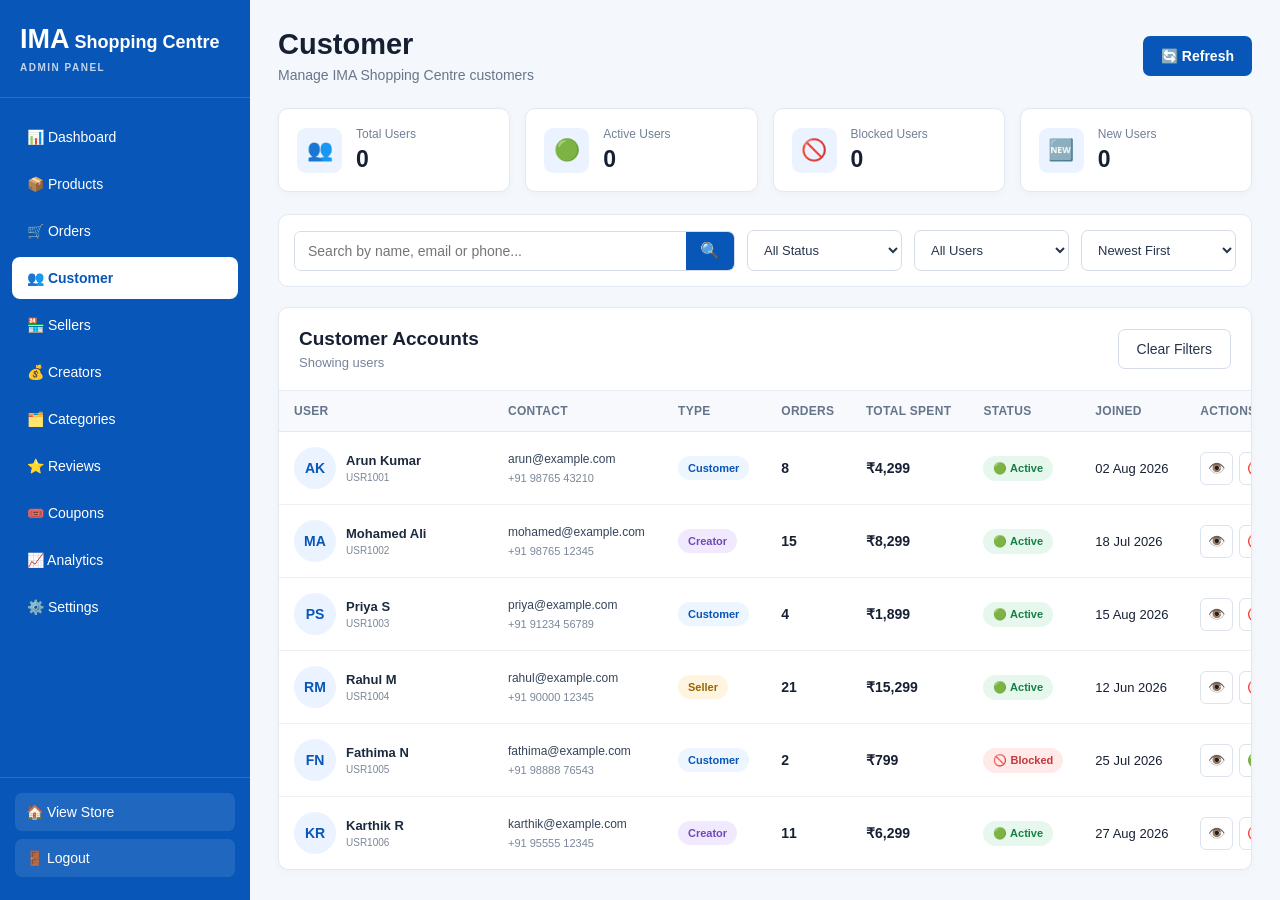
<file: admin/users.html>
<!DOCTYPE html>
<html lang="en">

<head>

    <meta charset="UTF-8">

    <meta
        name="viewport"
        content="width=device-width, initial-scale=1.0"
    >

    <title>Users | IMA Shopping Centre</title>

    <link
        rel="stylesheet"
        href="admin-users.css"
    >

</head>


<body>


<!-- =====================================================
     SIDEBAR
     ===================================================== -->

<aside class="admin-sidebar">

    <div class="admin-logo">

        <span>IMA</span>

        Shopping Centre

        <small>
            ADMIN PANEL
        </small>

    </div>


    <nav class="admin-menu">

        <a href="dashboard.html">
            📊 Dashboard
        </a>

        <a href="products.html">
            📦 Products
        </a>

        <a href="orders.html">
            🛒 Orders
        </a>

        <a
            href="users.html"
            class="active"
        >
            👥 Customer
        </a>

        <a href="sellers.html">
            🏪 Sellers
        </a>

        <a href="creators.html">
            💰 Creators
        </a>

        <a href="categories.html">
            🗂️ Categories
        </a>

        <a href="reviews.html">
            ⭐ Reviews
        </a>

        <a href="coupons.html">
            🎟️ Coupons
        </a>

        <a href="analytics.html">
            📈 Analytics
        </a>

        <a href="settings.html">
            ⚙️ Settings
        </a>

    </nav>


    <div class="admin-sidebar-bottom">

        <a href="../index.html">
            🏠 View Store
        </a>

        <button onclick="adminLogout()">
            🚪 Logout
        </button>

    </div>

</aside>



<!-- =====================================================
     MAIN
     ===================================================== -->

<main class="admin-main">


    <!-- =================================================
         HEADER
         ================================================= -->

    <header class="admin-header">

        <div>

            <h1>
                Customer
            </h1>

            <p>
                Manage IMA Shopping Centre customers
            </p>

        </div>


        <button
            class="admin-primary-btn"
            onclick="refreshUsers()"
        >
            🔄 Refresh
        </button>

    </header>



    <!-- =================================================
         STATISTICS
         ================================================= -->

    <section class="users-stat-grid">


        <div class="users-stat-card">

            <div class="stat-icon">
                👥
            </div>

            <div>

                <span>
                    Total Users
                </span>

                <strong id="totalUsers">
                    0
                </strong>

            </div>

        </div>



        <div class="users-stat-card">

            <div class="stat-icon">
                🟢
            </div>

            <div>

                <span>
                    Active Users
                </span>

                <strong id="activeUsers">
                    0
                </strong>

            </div>

        </div>



        <div class="users-stat-card">

            <div class="stat-icon">
                🚫
            </div>

            <div>

                <span>
                    Blocked Users
                </span>

                <strong id="blockedUsers">
                    0
                </strong>

            </div>

        </div>



        <div class="users-stat-card">

            <div class="stat-icon">
                🆕
            </div>

            <div>

                <span>
                    New Users
                </span>

                <strong id="newUsers">
                    0
                </strong>

            </div>

        </div>


    </section>



    <!-- =================================================
         TOOLBAR
         ================================================= -->

    <section class="users-toolbar">


        <!-- SEARCH -->

        <div class="user-search">

            <input
                type="text"
                id="userSearch"
                placeholder="Search by name, email or phone..."
            >

            <button
                type="button"
                onclick="searchUsers()"
            >
                🔍
            </button>

        </div>



        <!-- STATUS -->

        <select
            id="userStatusFilter"
            onchange="filterUsers()"
        >

            <option value="all">
                All Status
            </option>

            <option value="active">
                Active
            </option>

            <option value="blocked">
                Blocked
            </option>

        </select>



        <!-- USER TYPE -->

        <select
            id="userTypeFilter"
            onchange="filterUsers()"
        >

            <option value="all">
                All Users
            </option>

            <option value="customer">
                Customers
            </option>

            <option value="creator">
                Creators
            </option>

            <option value="seller">
                Sellers
            </option>

        </select>



        <!-- SORT -->

        <select
            id="userSort"
            onchange="sortUsers()"
        >

            <option value="newest">
                Newest First
            </option>

            <option value="oldest">
                Oldest First
            </option>

            <option value="name">
                Name A-Z
            </option>

            <option value="orders">
                Most Orders
            </option>

            <option value="spent">
                Highest Spending
            </option>

        </select>


    </section>



    <!-- =================================================
         USERS TABLE
         ================================================= -->

    <section class="users-table-card">


        <div class="users-table-header">

            <div>

                <h2>
                    Customer Accounts
                </h2>

                <p id="userResultText">
                    Showing users
                </p>

            </div>


            <button
                class="secondary-btn"
                onclick="clearUserFilters()"
            >
                Clear Filters
            </button>

        </div>



        <div class="users-table-wrapper">

            <table>

                <thead>

                    <tr>

                        <th>
                            User
                        </th>

                        <th>
                            Contact
                        </th>

                        <th>
                            Type
                        </th>

                        <th>
                            Orders
                        </th>

                        <th>
                            Total Spent
                        </th>

                        <th>
                            Status
                        </th>

                        <th>
                            Joined
                        </th>

                        <th>
                            Actions
                        </th>

                    </tr>

                </thead>


                <tbody id="adminUsersTable">

                </tbody>

            </table>

        </div>


    </section>



</main>



<!-- =====================================================
     USER DETAILS MODAL
     ===================================================== -->

<div
    id="userModal"
    class="admin-modal"
>


    <div class="user-modal-content">


        <!-- HEADER -->

        <div class="modal-header">

            <div>

                <h2>
                    User Details
                </h2>

                <p id="modalUserId">
                    -
                </p>

            </div>


            <button
                class="modal-close"
                onclick="closeUserModal()"
            >
                ✕
            </button>

        </div>



        <!-- BODY -->

        <div class="modal-body">


            <!-- PROFILE -->

            <div class="user-profile">

                <div
                    class="user-avatar"
                    id="modalUserAvatar"
                >
                    U
                </div>


                <div>

                    <h3 id="modalUserName">
                        User
                    </h3>

                    <p id="modalUserType">
                        Customer
                    </p>

                </div>

            </div>



            <!-- INFORMATION -->

            <div class="modal-section">

                <h3>
                    Contact Information
                </h3>


                <div class="detail-grid">


                    <div>

                        <span>
                            Email
                        </span>

                        <strong id="modalUserEmail">
                            -
                        </strong>

                    </div>


                    <div>

                        <span>
                            Phone
                        </span>

                        <strong id="modalUserPhone">
                            -
                        </strong>

                    </div>


                    <div>

                        <span>
                            Joined
                        </span>

                        <strong id="modalUserJoined">
                            -
                        </strong>

                    </div>


                    <div>

                        <span>
                            Status
                        </span>

                        <strong id="modalUserStatus">
                            -
                        </strong>

                    </div>


                </div>

            </div>



            <!-- SHOPPING -->

            <div class="modal-section">

                <h3>
                    Shopping Information
                </h3>


                <div class="detail-grid">


                    <div>

                        <span>
                            Total Orders
                        </span>

                        <strong id="modalUserOrders">
                            0
                        </strong>

                    </div>


                    <div>

                        <span>
                            Total Spent
                        </span>

                        <strong id="modalUserSpent">
                            ₹0
                        </strong>

                    </div>


                    <div>

                        <span>
                            Wishlist Items
                        </span>

                        <strong id="modalUserWishlist">
                            0
                        </strong>

                    </div>


                    <div>

                        <span>
                            Last Order
                        </span>

                        <strong id="modalUserLastOrder">
                            -
                        </strong>

                    </div>


                </div>

            </div>



            <!-- ADDRESS -->

            <div class="modal-section">

                <h3>
                    Address
                </h3>


                <div
                    class="address-text"
                    id="modalUserAddress"
                >
                    No address available.
                </div>

            </div>



            <!-- STATUS -->

            <div class="modal-section">

                <h3>
                    Account Status
                </h3>


                <select id="modalAccountStatus">

                    <option value="active">
                        Active
                    </option>

                    <option value="blocked">
                        Blocked
                    </option>

                </select>

            </div>


        </div>



        <!-- FOOTER -->

        <div class="modal-footer">

            <button
                class="secondary-btn"
                onclick="closeUserModal()"
            >
                Cancel
            </button>


            <button
                class="admin-primary-btn"
                onclick="saveUserStatus()"
            >
                Save Changes
            </button>

        </div>


    </div>

</div>



<!-- =====================================================
     JAVASCRIPT
     ===================================================== -->

<script src="admin-users.js"></script>


</body>

</html>
</file>
<file: css/style.css>
/* =====================================================
   IMA SHOPPING CENTRE
   COMMON STYLE.CSS
===================================================== */


/* =====================================================
   RESET
===================================================== */

* {
    margin: 0;
    padding: 0;
    box-sizing: border-box;
}


html {
    scroll-behavior: smooth;
}


body {
    font-family:
        Arial,
        Helvetica,
        sans-serif;

    background: #f6f8fc;

    color: #182230;

    line-height: 1.5;

    padding-bottom: 0;
}


a {
    color: inherit;
    text-decoration: none;
}


button,
input,
select {
    font-family: inherit;
}


/* =====================================================
   VARIABLES
===================================================== */

:root {

    --blue: #0866ff;

    --dark-blue: #0645b5;

    --light-blue: #eef5ff;

    --navy: #10213f;

    --text: #182230;

    --muted: #667085;

    --white: #ffffff;

    --border: #e4e9f1;

    --bg: #f6f8fc;

    --success: #087443;

    --danger: #d92d20;

    --shadow:
        0 4px 18px rgba(
            16,
            33,
            63,
            0.08
        );

}


/* =====================================================
   NAVBAR
===================================================== */

.navbar {

    width: 100%;

    background: var(--white);

    border-bottom: 1px solid var(--border);

    position: sticky;

    top: 0;

    z-index: 1000;

}


.nav-container {

    max-width: 1500px;

    margin: auto;

    min-height: 72px;

    padding: 10px 25px;

    display: flex;

    align-items: center;

    gap: 20px;

}


/* =====================================================
   LOGO
===================================================== */

.logo {

    display: flex;

    align-items: center;

    gap: 7px;

    white-space: nowrap;

    font-size: 20px;

    font-weight: 700;

    color: var(--navy);

}


.logo span {

    display: inline-flex;

    align-items: center;

    justify-content: center;

    min-width: 46px;

    height: 38px;

    padding: 0 8px;

    background: var(--blue);

    color: white;

    border-radius: 8px;

    font-size: 19px;

    font-weight: 800;

}


/* =====================================================
   LOCATION
===================================================== */

.location-box {

    min-width: 90px;

    display: flex;

    flex-direction: column;

    line-height: 1.2;

}


.location-box small {

    color: var(--muted);

    font-size: 11px;

}


.location-box strong {

    color: var(--navy);

    font-size: 14px;

}


/* =====================================================
   SEARCH
===================================================== */

.search-box {

    flex: 1;

    max-width: 650px;

    height: 44px;

    display: flex;

    align-items: stretch;

    background: white;

    border: 2px solid var(--blue);

    border-radius: 8px;

    overflow: hidden;

}


.search-box select {

    width: 90px;

    border: none;

    border-right: 1px solid var(--border);

    background: #f8faff;

    color: var(--text);

    padding: 0 8px;

    outline: none;

}


.search-box input {

    flex: 1;

    min-width: 0;

    border: none;

    outline: none;

    padding: 0 14px;

    font-size: 14px;

    color: var(--text);

}


.search-box input::placeholder {

    color: #98a2b3;

}


.search-box button {

    width: 52px;

    border: none;

    background: var(--blue);

    color: white;

    font-size: 18px;

    cursor: pointer;

}


.search-box button:hover {

    background: var(--dark-blue);

}


/* =====================================================
   NAV ITEMS
===================================================== */

.nav-item {

    display: flex;

    flex-direction: column;

    justify-content: center;

    white-space: nowrap;

    padding: 6px 5px;

}


.nav-item small {

    color: var(--muted);

    font-size: 11px;

}


.nav-item strong {

    color: var(--navy);

    font-size: 14px;

}


.nav-item:hover strong {

    color: var(--blue);

}


/* =====================================================
   NAV ICONS
===================================================== */

.nav-icon {

    position: relative;

    display: flex;

    align-items: center;

    justify-content: center;

    width: 38px;

    height: 42px;

    font-size: 20px;

}


.nav-icon span {

    position: absolute;

    top: 0;

    right: -2px;

    min-width: 18px;

    height: 18px;

    padding: 0 4px;

    border-radius: 20px;

    background: var(--blue);

    color: white;

    font-size: 10px;

    font-weight: 700;

    display: flex;

    align-items: center;

    justify-content: center;

}


/* =====================================================
   CATEGORY BAR
===================================================== */

.category-bar {

    width: 100%;

    background: var(--navy);

    color: white;

}


.category-container {

    max-width: 1500px;

    margin: auto;

    min-height: 44px;

    padding: 0 25px;

    display: flex;

    align-items: center;

    gap: 4px;

    overflow-x: auto;

}


.category-container::-webkit-scrollbar {

    height: 0;

}


.category-container a {

    padding: 11px 15px;

    white-space: nowrap;

    font-size: 13px;

    font-weight: 600;

    border-radius: 5px;

}


.category-container a:hover {

    background: rgba(
        255,
        255,
        255,
        0.12
    );

}


/* =====================================================
   GENERAL CONTAINER
===================================================== */

.container {

    width: 100%;

    max-width: 1400px;

    margin: auto;

    padding: 0 25px;

}


/* =====================================================
   BUTTONS
===================================================== */

.primary-btn {

    display: inline-flex;

    align-items: center;

    justify-content: center;

    min-height: 42px;

    padding: 0 20px;

    border: none;

    border-radius: 8px;

    background: var(--blue);

    color: white;

    font-size: 14px;

    font-weight: 700;

    cursor: pointer;

    transition: 0.2s ease;

}


.primary-btn:hover {

    background: var(--dark-blue);

    transform: translateY(-1px);

}


.secondary-btn {

    display: inline-flex;

    align-items: center;

    justify-content: center;

    min-height: 42px;

    padding: 0 20px;

    border: 1px solid var(--blue);

    border-radius: 8px;

    background: white;

    color: var(--blue);

    font-weight: 700;

    cursor: pointer;

}


.secondary-btn:hover {

    background: var(--light-blue);

}


/* =====================================================
   HERO
===================================================== */

.hero {

    max-width: 1400px;

    margin: 25px auto;

    padding: 45px 40px;

    border-radius: 16px;

    background:
        linear-gradient(
            135deg,
            #eef5ff,
            #ffffff
        );

    border: 1px solid #dce8ff;

    display: flex;

    align-items: center;

    justify-content: space-between;

    gap: 30px;

}


.hero-content {

    max-width: 650px;

}


.hero h1 {

    font-size: 44px;

    line-height: 1.15;

    color: var(--navy);

    margin-bottom: 15px;

}


.hero h1 span {

    color: var(--blue);

}


.hero p {

    color: var(--muted);

    font-size: 17px;

    margin-bottom: 25px;

}


/* =====================================================
   TRUST FEATURES
===================================================== */

.trust-features {

    max-width: 1400px;

    margin: 25px auto;

    padding: 0 25px;

    display: grid;

    grid-template-columns:
        repeat(4, 1fr);

    gap: 15px;

}


.trust-card {

    background: white;

    border: 1px solid var(--border);

    border-radius: 12px;

    padding: 20px;

    box-shadow: var(--shadow);

}


.trust-card-icon {

    font-size: 27px;

    margin-bottom: 10px;

}


.trust-card h3 {

    color: var(--navy);

    font-size: 16px;

    margin-bottom: 5px;

}


.trust-card p {

    color: var(--muted);

    font-size: 13px;

}


/* =====================================================
   SECTION
===================================================== */

.section {

    max-width: 1400px;

    margin: 35px auto;

    padding: 0 25px;

}


.section-header {

    display: flex;

    align-items: center;

    justify-content: space-between;

    margin-bottom: 18px;

}


.section-header h2 {

    color: var(--navy);

    font-size: 25px;

}


.section-header a {

    color: var(--blue);

    font-size: 14px;

    font-weight: 700;

}


/* =====================================================
   CATEGORY CARDS
===================================================== */

.category-grid {

    display: grid;

    grid-template-columns:
        repeat(6, 1fr);

    gap: 15px;

}


.category-card {

    background: white;

    border: 1px solid var(--border);

    border-radius: 12px;

    padding: 20px 10px;

    text-align: center;

    transition: 0.2s ease;

}


.category-card:hover {

    transform: translateY(-3px);

    border-color: #bdd2ff;

    box-shadow: var(--shadow);

}


.category-card .icon {

    font-size: 32px;

    margin-bottom: 8px;

}


.category-card h3 {

    font-size: 14px;

    color: var(--navy);

}


/* =====================================================
   PRODUCT GRID
===================================================== */

.product-grid {

    display: grid;

    grid-template-columns:
        repeat(4, 1fr);

    gap: 18px;

}


/* =====================================================
   PRODUCT CARD
===================================================== */

.product-card {

    background: white;

    border: 1px solid var(--border);

    border-radius: 12px;

    overflow: hidden;

    transition:
        transform 0.2s ease,
        box-shadow 0.2s ease;

}


.product-card:hover {

    transform: translateY(-3px);

    box-shadow:
        0 10px 28px
        rgba(
            16,
            33,
            63,
            0.10
        );

}


.product-image-link {

    display: block;

    background: #f8faff;

}


.product-image {

    width: 100%;

    height: 220px;

    object-fit: contain;

    padding: 15px;

    display: block;

}


.product-info {

    padding: 15px;

}


.product-name {

    color: var(--text);

    font-size: 15px;

    font-weight: 700;

    line-height: 1.4;

    margin-bottom: 8px;

}


.product-price-row {

    display: flex;

    align-items: center;

    flex-wrap: wrap;

    gap: 5px;

}


.price {

    color: var(--navy);

    font-size: 20px;

    font-weight: 800;

}


.old-price {

    color: #98a2b3;

    text-decoration: line-through;

    font-size: 12px;

}


.discount {

    color: var(--success);

    font-size: 11px;

    font-weight: 700;

}


.rating {

    margin-top: 8px;

    color: var(--muted);

    font-size: 12px;

}


.rating strong {

    color: #087443;

}


.trust {

    margin-top: 8px;

    padding: 7px 9px;

    background: var(--light-blue);

    border-radius: 6px;

    color: var(--blue);

    font-size: 12px;

    font-weight: 600;

}


.seller-info {

    display: flex;

    flex-direction: column;

    gap: 2px;

    margin-top: 8px;

    font-size: 11px;

    color: var(--muted);

}


.verified-seller {

    color: var(--success);

    font-weight: 700;

}


.product-features {

    display: flex;

    flex-wrap: wrap;

    gap: 5px;

    margin-top: 9px;

}


.product-features span {

    padding: 4px 6px;

    background: #f8faff;

    border: 1px solid var(--border);

    border-radius: 5px;

    color: var(--muted);

    font-size: 10px;

}


/* =====================================================
   PRODUCT ACTIONS
===================================================== */

.product-actions {

    display: grid;

    grid-template-columns:
        1fr 1fr;

    gap: 7px;

    margin-top: 13px;

}


.product-actions button {

    min-height: 38px;

    border-radius: 7px;

    font-size: 12px;

    font-weight: 700;

    cursor: pointer;

}


.add-cart {

    border: 1px solid var(--blue);

    background: white;

    color: var(--blue);

}


.add-cart:hover {

    background: var(--light-blue);

}


.buy-now {

    border: 1px solid var(--blue);

    background: var(--blue);

    color: white;

}


.buy-now:hover {

    background: var(--dark-blue);

}


/* =====================================================
   DEAL SECTION
===================================================== */

.deals-section {

    max-width: 1400px;

    margin: 35px auto;

    padding: 25px;

    background: white;

    border-radius: 14px;

    border: 1px solid var(--border);

}


.deals-section .product-grid {

    margin-top: 15px;

}


/* =====================================================
   CREATOR SECTION
===================================================== */

.creator-section {

    max-width: 1400px;

    margin: 40px auto;

    padding: 40px;

    border-radius: 15px;

    background:
        linear-gradient(
            135deg,
            #10213f,
            #0645b5
        );

    color: white;

}


.creator-section h2 {

    font-size: 30px;

    margin-bottom: 10px;

}


.creator-section p {

    max-width: 650px;

    color: #dbe7ff;

    margin-bottom: 20px;

}


/* =====================================================
   FOOTER
===================================================== */

.footer {

    margin-top: 45px;

    background: var(--navy);

    color: white;

}


.footer-container {

    max-width: 1400px;

    margin: auto;

    padding: 45px 25px;

    display: grid;

    grid-template-columns:
        2fr 1fr 1fr 1fr;

    gap: 35px;

}


.footer-column {

    display: flex;

    flex-direction: column;

    gap: 9px;

}


.footer-column h3 {

    font-size: 20px;

}


.footer-column h4 {

    font-size: 15px;

    margin-bottom: 5px;

}


.footer-column p {

    color: #b7c4dc;

    font-size: 13px;

}


.footer-column a {

    color: #b7c4dc;

    font-size: 13px;

}


.footer-column a:hover {

    color: white;

}


.footer-bottom {

    padding: 18px 25px;

    text-align: center;

    border-top: 1px solid
        rgba(
            255,
            255,
            255,
            0.10
        );

    color: #aebbd2;

    font-size: 12px;

}


/* =====================================================
   NOTIFICATION
===================================================== */

.ima-notification {

    position: fixed;

    right: 20px;

    bottom: 20px;

    z-index: 9999;

    max-width: 330px;

    padding: 13px 17px;

    background: var(--navy);

    color: white;

    border-radius: 9px;

    box-shadow:
        0 8px 25px
        rgba(
            0,
            0,
            0,
            0.20
        );

    font-size: 13px;

    animation:
        imaNotificationIn
        0.25s ease;

}


@keyframes imaNotificationIn {

    from {

        opacity: 0;

        transform:
            translateY(15px);

    }

    to {

        opacity: 1;

        transform:
            translateY(0);

    }

}


/* =====================================================
   SCROLL TOP
===================================================== */

.scroll-top {

    position: fixed;

    right: 20px;

    bottom: 80px;

    width: 42px;

    height: 42px;

    border: none;

    border-radius: 50%;

    background: var(--blue);

    color: white;

    font-size: 18px;

    cursor: pointer;

    z-index: 900;

    box-shadow: var(--shadow);

}


.scroll-top:hover {

    background: var(--dark-blue);

}


/* =====================================================
   MOBILE BOTTOM NAV
===================================================== */

.mobile-bottom-nav {

    display: none;

}


/* =====================================================
   TABLET
===================================================== */

@media (max-width: 1100px) {

    .nav-container {

        gap: 12px;

        padding: 10px 15px;

    }


    .location-box {

        display: none;

    }


    .nav-item {

        display: none;

    }


    .product-grid {

        grid-template-columns:
            repeat(3, 1fr);

    }


    .trust-features {

        grid-template-columns:
            repeat(2, 1fr);

    }


    .category-grid {

        grid-template-columns:
            repeat(3, 1fr);

    }

}


/* =====================================================
   MOBILE
===================================================== */

@media (max-width: 700px) {

    body {

        padding-bottom: 65px;

    }


    /* Navbar */

    .nav-container {

        min-height: auto;

        padding: 10px;

        display: grid;

        grid-template-columns:
            auto 1fr auto;

        gap: 8px;

    }


    .logo {

        font-size: 0;

    }


    .logo span {

        min-width: 42px;

        height: 36px;

        font-size: 16px;

    }


    .search-box {

        height: 40px;

        max-width: none;

    }


    .search-box select {

        display: none;

    }


    .search-box input {

        font-size: 12px;

        padding: 0 8px;

    }


    .search-box button {

        width: 42px;

    }


    .nav-icon {

        width: 35px;

    }


    .nav-icon:first-of-type {

        display: none;

    }


    /* Category */

    .category-container {

        padding: 0 8px;

    }


    .category-container a {

        padding: 10px 11px;

        font-size: 11px;

    }


    /* Hero */

    .hero {

        margin: 12px;

        padding: 30px 20px;

        border-radius: 12px;

    }


    .hero h1 {

        font-size: 30px;

    }


    .hero p {

        font-size: 14px;

    }


    /* Sections */

    .section {

        padding: 0 12px;

        margin: 25px auto;

    }


    .section-header h2 {

        font-size: 20px;

    }


    /* Trust */

    .trust-features {

        padding: 0 12px;

        grid-template-columns:
            repeat(2, 1fr);

        gap: 10px;

    }


    .trust-card {

        padding: 14px;

    }


    /* Categories */

    .category-grid {

        grid-template-columns:
            repeat(3, 1fr);

        gap: 8px;

    }


    .category-card {

        padding: 14px 5px;

    }


    .category-card .icon {

        font-size: 25px;

    }


    .category-card h3 {

        font-size: 11px;

    }


    /* Product */

    .product-grid {

        grid-template-columns:
            repeat(2, 1fr);

        gap: 10px;

    }


    .product-image {

        height: 155px;

        padding: 8px;

    }


    .product-info {

        padding: 10px;

    }


    .product-name {

        font-size: 13px;

    }


    .price {

        font-size: 17px;

    }


    .old-price {

        font-size: 10px;

    }


    .discount {

        font-size: 9px;

    }


    .rating {

        font-size: 10px;

    }


    .trust {

        font-size: 10px;

        padding: 5px;

    }


    .seller-info {

        font-size: 9px;

    }


    .product-features {

        display: none;

    }


    .product-actions {

        grid-template-columns: 1fr;

    }


    .product-actions button {

        min-height: 34px;

        font-size: 11px;

    }


    /* Creator */

    .creator-section {

        margin: 25px 12px;

        padding: 25px 20px;

    }


    .creator-section h2 {

        font-size: 24px;

    }


    /* Footer */

    .footer {

        margin-bottom: 0;

    }


    .footer-container {

        padding: 30px 18px;

        grid-template-columns:
            1fr 1fr;

        gap: 25px;

    }


    .footer-column:first-child {

        grid-column: 1 / -1;

    }


     /* Mobile Bottom */

    .mobile-bottom-nav {

        position: fixed;

        display: flex;

        align-items: center;

        justify-content: space-around;

        left: 0;

        right: 0;

        bottom: 0;

        height: 62px;

        background: white;

        border-top: 1px solid var(--border);

        z-index: 2000;

        box-shadow:
            0 -3px 15px
            rgba(
                0,
                0,
                0,
                0.08
            );

    }


    .mobile-bottom-nav a {

        display: flex;

        flex-direction: column;

        align-items: center;

        justify-content: center;

        gap: 3px;

        min-width: 55px;

        color: #667085;

        font-size: 18px;

    }


    .mobile-bottom-nav a span {

        font-size: 9px;

        font-weight: 600;

    }


    .mobile-bottom-nav a:hover {

        color: var(--blue);

    }

}


/* =====================================================
   SMALL MOBILE
===================================================== */

@media (max-width: 380px) {

    .logo span {

        min-width: 38px;

    }


    .product-grid {

        gap: 7px;

    }


    .product-image {

        height: 140px;

    }


    .product-info {

        padding: 8px;

    }


    .product-name {

        font-size: 12px;

    }


    .price {

        font-size: 16px;

    }

}
</file>
<file: css/account.css>
/* =====================================================
   IMA SHOPPING CENTRE
   ACCOUNT PAGE CSS
===================================================== */

.account-page {
    background: #f6f8fc;
    min-height: calc(100vh - 140px);
    padding: 30px 0 70px;
}

.account-container {
    width: min(1180px, 92%);
    margin: auto;
}

/* Breadcrumb */

.account-breadcrumb {
    display: flex;
    align-items: center;
    gap: 10px;
    margin-bottom: 22px;
    font-size: 14px;
    color: #667085;
}

.account-breadcrumb a {
    color: #0866ff;
    text-decoration: none;
}

.account-breadcrumb strong {
    color: #182230;
}


/* Profile */

.account-profile {
    background: #fff;
    border: 1px solid #e4e9f1;
    border-radius: 18px;
    padding: 25px;
    display: flex;
    align-items: center;
    justify-content: space-between;
    gap: 20px;
    margin-bottom: 25px;
    box-shadow: 0 5px 20px rgba(20, 45, 90, 0.05);
}

.profile-left {
    display: flex;
    align-items: center;
    gap: 18px;
}

.profile-avatar {
    width: 75px;
    height: 75px;
    border-radius: 50%;
    background: #0866ff;
    color: #fff;
    display: flex;
    align-items: center;
    justify-content: center;
    font-size: 30px;
    font-weight: 700;
    text-transform: uppercase;
}

.profile-info h1 {
    margin: 3px 0 3px;
    color: #182230;
    font-size: 25px;
}

.profile-info p {
    margin: 0 0 9px;
    color: #667085;
}

.profile-label {
    color: #0866ff;
    font-size: 13px;
    font-weight: 600;
}

.customer-badge {
    display: inline-flex;
    align-items: center;
    background: #eaf8ef;
    color: #16803a;
    border-radius: 20px;
    padding: 5px 10px;
    font-size: 12px;
    font-weight: 600;
}

.edit-profile-btn {
    border: 1px solid #0866ff;
    color: #0866ff;
    background: #fff;
    border-radius: 9px;
    padding: 11px 17px;
    font-weight: 600;
    cursor: pointer;
    transition: .2s;
}

.edit-profile-btn:hover {
    background: #0866ff;
    color: #fff;
}


/* Account Cards */

.account-grid {
    display: grid;
    grid-template-columns: repeat(3, 1fr);
    gap: 18px;
}

.account-card {
    background: #fff;
    border: 1px solid #e4e9f1;
    border-radius: 16px;
    padding: 21px;
    display: flex;
    align-items: flex-start;
    gap: 15px;
    min-height: 145px;
    text-decoration: none;
    color: inherit;
    box-shadow: 0 4px 16px rgba(20, 45, 90, 0.04);
    transition: .2s ease;
}

.account-card:hover {
    transform: translateY(-3px);
    border-color: #b9d1ff;
    box-shadow: 0 10px 25px rgba(20, 45, 90, 0.09);
}

.card-icon {
    width: 48px;
    height: 48px;
    min-width: 48px;
    border-radius: 12px;
    display: flex;
    align-items: center;
    justify-content: center;
    font-size: 22px;
}

.card-icon.blue {
    background: #eaf2ff;
}

.card-icon.purple {
    background: #f1eaff;
}

.card-icon.pink {
    background: #ffeaf3;
}

.card-icon.orange {
    background: #fff0df;
}

.card-icon.red {
    background: #ffe9e9;
}

.card-icon.green {
    background: #e8f8ed;
}

.card-icon.teal {
    background: #e5f8f7;
}

.card-icon.yellow {
    background: #fff8d9;
}

.card-icon.dark {
    background: #e8edf5;
}

.card-content {
    flex: 1;
}

.card-content h3 {
    margin: 0 0 7px;
    color: #182230;
    font-size: 17px;
}

.card-content p {
    margin: 0 0 13px;
    color: #667085;
    font-size: 13px;
    line-height: 1.55;
}

.account-link {
    border: none;
    background: none;
    padding: 0;
    color: #0866ff;
    font-size: 13px;
    font-weight: 700;
    cursor: pointer;
}


/* Trust */

.account-trust {
    margin-top: 25px;
    background: linear-gradient(135deg, #eef5ff, #ffffff);
    border: 1px solid #cfe0ff;
    border-radius: 17px;
    padding: 25px;
    display: flex;
    align-items: flex-start;
    gap: 18px;
}

.trust-icon {
    width: 52px;
    height: 52px;
    min-width: 52px;
    border-radius: 14px;
    background: #0866ff;
    color: #fff;
    display: flex;
    align-items: center;
    justify-content: center;
    font-size: 25px;
}

.account-trust h2 {
    margin: 0 0 7px;
    font-size: 19px;
    color: #182230;
}

.account-trust p {
    margin: 0 0 14px;
    color: #667085;
    font-size: 14px;
    line-height: 1.6;
}

.trust-points {
    display: flex;
    flex-wrap: wrap;
    gap: 10px 18px;
}

.trust-points span {
    color: #16803a;
    font-size: 13px;
    font-weight: 600;
}


/* Logout */

.logout-section {
    display: flex;
    justify-content: center;
    margin-top: 28px;
}

.logout-btn {
    border: 1px solid #f04438;
    background: #fff;
    color: #d92d20;
    border-radius: 9px;
    padding: 12px 25px;
    font-weight: 700;
    cursor: pointer;
    transition: .2s;
}

.logout-btn:hover {
    background: #f04438;
    color: #fff;
}


/* Modal */

.account-modal {
    position: fixed;
    inset: 0;
    background: rgba(16, 33, 63, .55);
    display: flex;
    align-items: center;
    justify-content: center;
    padding: 20px;
    z-index: 9999;
}

.account-modal.hidden {
    display: none;
}

.modal-box {
    width: min(450px, 100%);
    background: #fff;
    border-radius: 16px;
    padding: 25px;
    box-shadow: 0 20px 50px rgba(0, 0, 0, .2);
}

.modal-box h2 {
    margin: 0 0 18px;
}

.modal-box label {
    display: block;
    font-size: 13px;
    font-weight: 600;
    margin-bottom: 6px;
    color: #344054;
}

.modal-box input {
    width: 100%;
    box-sizing: border-box;
    padding: 12px;
    border: 1px solid #d0d5dd;
    border-radius: 8px;
    margin-bottom: 14px;
    outline: none;
}

.modal-box input:focus {
    border-color: #0866ff;
}

.modal-buttons {
    display: flex;
    gap: 10px;
    justify-content: flex-end;
}

.modal-buttons button {
    border-radius: 8px;
    padding: 10px 16px;
    cursor: pointer;
    font-weight: 600;
}

.cancel-modal {
    background: #fff;
    border: 1px solid #d0d5dd;
}

.save-modal {
    background: #0866ff;
    color: #fff;
    border: 1px solid #0866ff;
}


/* Responsive */

@media (max-width: 950px) {

    .account-grid {
        grid-template-columns: repeat(2, 1fr);
    }

}


@media (max-width: 650px) {

    .account-page {
        padding: 20px 0 90px;
    }

    .account-profile {
        padding: 18px;
        align-items: flex-start;
        flex-direction: column;
    }

    .profile-avatar {
        width: 62px;
        height: 62px;
        font-size: 25px;
    }

    .profile-info h1 {
        font-size: 21px;
    }

    .edit-profile-btn {
        width: 100%;
    }

    .account-grid {
        grid-template-columns: 1fr;
        gap: 13px;
    }

    .account-card {
        min-height: auto;
        padding: 18px;
    }

    .account-trust {
        padding: 19px;
    }

    .trust-points {
        flex-direction: column;
        gap: 7px;
    }

    .account-breadcrumb {
        margin-bottom: 15px;
    }

  }
</file>
<file: css/cart.css>
/* =====================================================
   IMA SHOPPING CENTRE
   CART PAGE CSS
===================================================== */

.cart-page {
    min-height: 70vh;
    background: #f6f8fc;
    padding: 25px 0 70px;
}


/* =====================================================
   BREADCRUMB
===================================================== */

.cart-breadcrumb {
    display: flex;
    align-items: center;
    gap: 8px;
    margin-bottom: 25px;
    font-size: 13px;
    color: #667085;
}

.cart-breadcrumb a {
    color: #0866ff;
    text-decoration: none;
}

.cart-breadcrumb a:hover {
    text-decoration: underline;
}


/* =====================================================
   PAGE TITLE
===================================================== */

.cart-title {
    margin-bottom: 25px;
}

.cart-title > span {
    display: inline-block;
    color: #0866ff;
    font-size: 12px;
    font-weight: 800;
    letter-spacing: .5px;
}

.cart-title h1 {
    margin: 5px 0 7px;
    font-size: 32px;
    line-height: 1.2;
    color: #10213f;
}

.cart-title p {
    margin: 0;
    color: #667085;
    font-size: 14px;
}


/* =====================================================
   CART LAYOUT
===================================================== */

.cart-layout {
    display: grid;
    grid-template-columns: minmax(0, 1fr) 360px;
    gap: 25px;
    align-items: start;
}


/* =====================================================
   CART ITEMS BOX
===================================================== */

.cart-items {
    background: #ffffff;
    border: 1px solid #e4e9f1;
    border-radius: 14px;
    overflow: hidden;
}

.cart-header {
    min-height: 65px;
    padding: 16px 22px;
    display: flex;
    align-items: center;
    justify-content: space-between;
    border-bottom: 1px solid #e4e9f1;
}

.cart-header h2 {
    margin: 0;
    font-size: 18px;
    color: #10213f;
}

.clear-cart-btn {
    border: 0;
    background: transparent;
    color: #e53935;
    font-size: 13px;
    font-weight: 700;
    cursor: pointer;
}

.clear-cart-btn:hover {
    text-decoration: underline;
}


/* =====================================================
   CART ITEM
===================================================== */

.cart-item {
    display: grid;
    grid-template-columns: 115px minmax(0, 1fr) auto;
    gap: 18px;
    padding: 20px;
    border-bottom: 1px solid #e4e9f1;
}

.cart-item:last-child {
    border-bottom: 0;
}


/* =====================================================
   PRODUCT IMAGE
===================================================== */

.cart-product-image {
    width: 115px;
    height: 115px;
    object-fit: contain;
    padding: 8px;
    border-radius: 10px;
    background: #f6f8fc;
}


/* =====================================================
   PRODUCT INFORMATION
===================================================== */

.cart-product-info {
    min-width: 0;
}

.cart-product-info h3 {
    margin: 0 0 8px;
    color: #182230;
    font-size: 17px;
    line-height: 1.4;
}

.cart-product-info h3 a {
    color: inherit;
    text-decoration: none;
}

.cart-product-info h3 a:hover {
    color: #0866ff;
}

.cart-unit-price {
    color: #667085;
    font-size: 12px;
    margin-bottom: 12px;
}

.cart-price {
    color: #10213f;
    font-size: 19px;
    font-weight: 800;
    margin-bottom: 10px;
}


/* =====================================================
   QUANTITY
===================================================== */

.quantity-box {
    display: inline-flex;
    align-items: center;
    height: 36px;
    border: 1px solid #d9e0ea;
    border-radius: 8px;
    overflow: hidden;
    background: #ffffff;
}

.quantity-box button {
    width: 36px;
    height: 36px;
    padding: 0;
    border: 0;
    background: #f5f7fa;
    color: #182230;
    font-size: 18px;
    font-weight: 700;
    cursor: pointer;
}

.quantity-box button:hover {
    background: #eef5ff;
    color: #0866ff;
}

.quantity-box span {
    min-width: 40px;
    text-align: center;
    color: #182230;
    font-size: 14px;
    font-weight: 700;
}


/* =====================================================
   ITEM RIGHT
===================================================== */

.cart-item-right {
    min-width: 105px;
    text-align: right;
}

.item-total {
    margin-bottom: 15px;
    color: #10213f;
    font-size: 18px;
    font-weight: 800;
}

.remove-item {
    border: 0;
    background: transparent;
    color: #e53935;
    font-size: 13px;
    font-weight: 700;
    cursor: pointer;
}

.remove-item:hover {
    text-decoration: underline;
}


/* =====================================================
   ORDER SUMMARY
===================================================== */

.cart-summary {
    position: sticky;
    top: 20px;
    background: #ffffff;
    border: 1px solid #e4e9f1;
    border-radius: 14px;
    padding: 22px;
}

.cart-summary h2 {
    margin: 0 0 20px;
    color: #10213f;
    font-size: 20px;
}

.summary-row {
    display: flex;
    align-items: center;
    justify-content: space-between;
    gap: 15px;
    margin-bottom: 14px;
    color: #667085;
    font-size: 14px;
}

.summary-row strong {
    color: #182230;
}

.summary-total {
    display: flex;
    align-items: center;
    justify-content: space-between;
    margin-top: 18px;
    padding-top: 18px;
    border-top: 1px solid #e4e9f1;
    color: #10213f;
    font-size: 21px;
    font-weight: 800;
}


/* =====================================================
   CHECKOUT BUTTON
===================================================== */

.checkout-btn {
    width: 100%;
    margin-top: 20px;
    padding: 14px 18px;
    border: 0;
    border-radius: 9px;
    background: #0866ff;
    color: #ffffff;
    font-size: 15px;
    font-weight: 800;
    cursor: pointer;
    transition: .2s;
}

.checkout-btn:hover {
    background: #0645b5;
    transform: translateY(-1px);
}


/* =====================================================
   CONTINUE SHOPPING
===================================================== */

.continue-btn {
    display: block;
    width: 100%;
    margin-top: 10px;
    padding: 12px 18px;
    border: 1px solid #d9e0ea;
    border-radius: 9px;
    background: #ffffff;
    color: #10213f;
    text-align: center;
    text-decoration: none;
    font-size: 14px;
    font-weight: 700;
    box-sizing: border-box;
}

.continue-btn:hover {
    border-color: #0866ff;
    color: #0866ff;
}


/* =====================================================
   TRUST BOX
===================================================== */

.cart-trust {
    margin-top: 18px;
    padding: 16px;
    border-radius: 10px;
    background: #eef5ff;
}

.cart-trust strong {
    display: block;
    margin-bottom: 9px;
    color: #10213f;
    font-size: 14px;
}

.cart-trust p {
    margin: 6px 0;
    color: #667085;
    font-size: 12px;
}


/* =====================================================
   FREE DELIVERY MESSAGE
===================================================== */

.free-delivery-message {
    margin: 0 0 18px;
    padding: 11px 12px;
    border-radius: 8px;
    background: #f0fdf4;
    color: #167647;
    font-size: 12px;
    font-weight: 700;
}


/* =====================================================
   EMPTY CART
===================================================== */

.empty-cart {
    padding: 75px 25px;
    border: 1px solid #e4e9f1;
    border-radius: 14px;
    background: #ffffff;
    text-align: center;
}

.empty-cart-icon {
    margin-bottom: 15px;
    font-size: 58px;
}

.empty-cart h2 {
    margin: 0 0 8px;
    color: #10213f;
    font-size: 23px;
}

.empty-cart p {
    max-width: 450px;
    margin: 0 auto 23px;
    color: #667085;
    font-size: 14px;
}

.empty-cart .primary-btn {
    display: inline-block;
    text-decoration: none;
}


/* =====================================================
   RESPONSIVE
===================================================== */

@media (max-width: 900px) {

    .cart-layout {
        grid-template-columns: 1fr;
    }

    .cart-summary {
        position: static;
    }

}


@media (max-width: 650px) {

    .cart-page {
        padding: 20px 0 90px;
    }

    .cart-title h1 {
        font-size: 27px;
    }

    .cart-header {
        padding: 15px;
    }

    .cart-header h2 {
        font-size: 16px;
    }

    .cart-item {
        grid-template-columns: 85px minmax(0, 1fr);
        gap: 13px;
        padding: 15px;
    }

    .cart-product-image {
        width: 85px;
        height: 85px;
    }

    .cart-product-info h3 {
        font-size: 14px;
    }

    .cart-price {
        font-size: 16px;
    }

    .cart-item-right {
        grid-column: 1 / -1;
        min-width: 0;
        display: flex;
        align-items: center;
        justify-content: space-between;
        text-align: left;
    }

    .item-total {
        margin: 0;
        font-size: 16px;
    }

    .cart-summary {
        padding: 18px;
    }

}


@media (max-width: 420px) {

    .cart-item {
        grid-template-columns: 70px minmax(0, 1fr);
        gap: 10px;
    }

    .cart-product-image {
        width: 70px;
        height: 70px;
    }

    .quantity-box {
        height: 34px;
    }

    .quantity-box button {
        width: 33px;
        height: 34px;
    }

  }
</file>
<file: css/login.css>
/* ================================
   IMA SHOPPING CENTRE - LOGIN
================================ */

.login-page {
    min-height: calc(100vh - 72px);
    background: #f5f8ff;
    padding: 50px 20px;
}

.login-wrapper {
    max-width: 1050px;
    margin: auto;
    display: grid;
    grid-template-columns: 1fr 450px;
    gap: 60px;
    align-items: center;
}


/* ================================
   LEFT INFORMATION
================================ */

.login-info {
    padding: 20px;
}

.login-brand {
    max-width: 500px;
}

.brand-icon {
    width: 65px;
    height: 65px;
    background: #0866ff;
    color: white;
    border-radius: 16px;

    display: flex;
    align-items: center;
    justify-content: center;

    font-size: 22px;
    font-weight: 800;

    margin-bottom: 25px;

    box-shadow: 0 10px 25px rgba(8, 102, 255, 0.25);
}

.login-brand h1 {
    font-size: 42px;
    line-height: 1.15;
    color: #10213f;
    margin: 0 0 18px;
}

.login-brand p {
    color: #667085;
    font-size: 17px;
    line-height: 1.7;
    margin-bottom: 35px;
}


/* ================================
   BENEFITS
================================ */

.login-benefits {
    display: flex;
    flex-direction: column;
    gap: 18px;
}

.benefit {
    display: flex;
    align-items: center;
    gap: 15px;
}

.benefit-icon {
    width: 40px;
    height: 40px;
    border-radius: 50%;

    background: #e9f2ff;
    color: #0866ff;

    display: flex;
    align-items: center;
    justify-content: center;

    font-weight: 800;
}

.benefit h3 {
    margin: 0 0 3px;
    color: #182230;
    font-size: 15px;
}

.benefit p {
    margin: 0;
    color: #667085;
    font-size: 13px;
}


/* ================================
   LOGIN CARD
================================ */

.login-card {
    background: white;
    border: 1px solid #e4e9f1;
    border-radius: 18px;
    padding: 35px;

    box-shadow: 0 15px 45px rgba(16, 33, 63, 0.08);
}

.login-header {
    text-align: center;
    margin-bottom: 28px;
}

.login-header h2 {
    color: #10213f;
    font-size: 28px;
    margin: 0 0 8px;
}

.login-header p {
    color: #667085;
    font-size: 14px;
    margin: 0;
}

.mobile-logo {
    display: none;
}


/* ================================
   FORM
================================ */

.form-group {
    margin-bottom: 20px;
}

.form-group label {
    display: block;
    font-size: 14px;
    font-weight: 600;
    color: #182230;
    margin-bottom: 8px;
}

.form-group input,
.form-group select {
    width: 100%;
    height: 48px;

    border: 1px solid #d9e0eb;
    border-radius: 9px;

    padding: 0 14px;

    font-size: 14px;
    outline: none;

    background: white;
    color: #182230;

    transition: 0.2s;
}

.form-group input:focus,
.form-group select:focus {
    border-color: #0866ff;
    box-shadow: 0 0 0 3px rgba(8, 102, 255, 0.1);
}


/* ================================
   PASSWORD
================================ */

.password-label {
    display: flex;
    justify-content: space-between;
    align-items: center;
}

.password-label a {
    color: #0866ff;
    font-size: 12px;
    text-decoration: none;
}

.password-wrapper {
    position: relative;
}

.password-wrapper input {
    padding-right: 50px;
}

.password-toggle {
    position: absolute;
    right: 10px;
    top: 50%;
    transform: translateY(-50%);

    border: none;
    background: transparent;

    cursor: pointer;
    font-size: 17px;
}


/* ================================
   REMEMBER
================================ */

.login-options {
    display: flex;
    justify-content: space-between;
    margin-bottom: 20px;
}

.remember-me {
    display: flex;
    align-items: center;
    gap: 8px;

    font-size: 13px;
    color: #667085;
    cursor: pointer;
}

.remember-me input {
    accent-color: #0866ff;
}


/* ================================
   BUTTON
================================ */

.login-btn {
    width: 100%;
    height: 48px;

    border: none;
    border-radius: 9px;

    background: #0866ff;
    color: white;

    font-size: 15px;
    font-weight: 700;

    cursor: pointer;

    transition: 0.2s;
}

.login-btn:hover {
    background: #0645b5;
    transform: translateY(-1px);
}

.login-btn:disabled {
    opacity: 0.6;
    cursor: not-allowed;
}


/* ================================
   MESSAGE
================================ */

.login-message,
.register-message {
    margin-top: 12px;
    text-align: center;
    font-size: 13px;
    min-height: 18px;
}

.error-message {
    color: #d92d20;
    font-size: 12px;
    display: block;
    margin-top: 5px;
}


/* ================================
   DIVIDER
================================ */

.divider {
    display: flex;
    align-items: center;
    gap: 12px;

    margin: 25px 0;

    color: #98a2b3;
    font-size: 12px;
}

.divider::before,
.divider::after {
    content: "";
    height: 1px;
    flex: 1;
    background: #e4e9f1;
}


/* ================================
   GOOGLE
================================ */

.google-btn {
    width: 100%;
    height: 48px;

    border: 1px solid #d9e0eb;
    border-radius: 9px;

    background: white;
    color: #182230;

    font-size: 14px;
    font-weight: 600;

    cursor: pointer;

    display: flex;
    align-items: center;
    justify-content: center;
    gap: 10px;

    transition: 0.2s;
}

.google-btn:hover {
    background: #f8fafc;
}

.google-icon {
    font-weight: 800;
    font-size: 18px;
}


/* ================================
   REGISTER
================================ */

.register-text {
    text-align: center;
    margin-top: 25px;

    color: #667085;
    font-size: 13px;
}

.register-text a {
    color: #0866ff;
    font-weight: 700;
    text-decoration: none;
    margin-left: 4px;
}


/* ================================
   PARTNER LOGIN
================================ */

.role-login {
    margin-top: 25px;
    padding-top: 20px;
    border-top: 1px solid #edf0f5;
    text-align: center;
}

.role-login p {
    margin: 0 0 10px;
    color: #667085;
    font-size: 12px;
}

.role-links {
    display: flex;
    justify-content: center;
    gap: 20px;
}

.role-links a {
    color: #0866ff;
    font-size: 13px;
    font-weight: 600;
    text-decoration: none;
}


/* ================================
   MODAL
================================ */

.modal-overlay {
    position: fixed;
    inset: 0;

    background: rgba(16, 33, 63, 0.55);

    display: none;
    align-items: center;
    justify-content: center;

    padding: 20px;

    z-index: 9999;
}

.modal-overlay.active {
    display: flex;
}

.register-modal {
    position: relative;

    width: 100%;
    max-width: 430px;

    background: white;
    border-radius: 18px;

    padding: 32px;

    box-shadow: 0 20px 60px rgba(0, 0, 0, 0.2);
}

.modal-close {
    position: absolute;
    right: 15px;
    top: 12px;

    border: none;
    background: transparent;

    font-size: 28px;
    color: #667085;

    cursor: pointer;
}

.modal-header {
    text-align: center;
    margin-bottom: 25px;
}

.modal-logo {
    width: 52px;
    height: 52px;

    background: #0866ff;
    color: white;

    border-radius: 12px;

    display: flex;
    align-items: center;
    justify-content: center;

    margin: 0 auto 15px;

    font-weight: 800;
}

.modal-header h2 {
    margin: 0 0 5px;
    color: #10213f;
}

.modal-header p {
    margin: 0;
    color: #667085;
    font-size: 13px;
}


/* ================================
   RESPONSIVE
================================ */

@media (max-width: 850px) {

    .login-wrapper {
        grid-template-columns: 1fr;
        max-width: 500px;
        gap: 20px;
    }

    .login-info {
        display: none;
    }

    .login-page {
        padding: 30px 15px;
    }

    .mobile-logo {
        display: flex;

        width: 52px;
        height: 52px;

        margin: 0 auto 15px;

        background: #0866ff;
        color: white;

        border-radius: 12px;

        align-items: center;
        justify-content: center;

        font-weight: 800;
    }
}


@media (max-width: 480px) {

    .login-card {
        padding: 25px 20px;
        border-radius: 14px;
    }

    .login-header h2 {
        font-size: 24px;
    }

    .register-modal {
        padding: 25px 20px;
    }

    .back-home {
        font-size: 12px;
    }
   }
</file>
<file: css/product.css>
/* =====================================================
   IMA SHOPPING CENTRE
   PRODUCT DETAILS PAGE
===================================================== */

.product-breadcrumb {
    display: flex;
    align-items: center;
    gap: 8px;
    padding: 20px 0;
    color: #667085;
    font-size: 14px;
}

.product-breadcrumb a {
    color: #0866ff;
    text-decoration: none;
}

.product-breadcrumb a:hover {
    text-decoration: underline;
}


/* =====================================================
   PRODUCT MAIN
===================================================== */

.product-details-wrapper {
    background: #fff;
    border: 1px solid #e4e9f1;
    border-radius: 14px;
    padding: 25px;
    margin-bottom: 30px;
}

.product-main-grid {
    display: grid;
    grid-template-columns: 44% 56%;
    gap: 35px;
}


/* =====================================================
   IMAGE SECTION
===================================================== */

.product-gallery {
    position: relative;
}

.product-main-image-box {
    width: 100%;
    height: 480px;
    background: #f7f9fc;
    border: 1px solid #e4e9f1;
    border-radius: 12px;
    display: flex;
    align-items: center;
    justify-content: center;
    overflow: hidden;
}

.product-main-image {
    width: 100%;
    height: 100%;
    object-fit: contain;
    padding: 20px;
}

.product-video-badge {
    position: absolute;
    top: 15px;
    left: 15px;
    background: #0866ff;
    color: white;
    padding: 8px 12px;
    border-radius: 20px;
    font-size: 13px;
    font-weight: 600;
}


/* =====================================================
   PRODUCT INFORMATION
===================================================== */

.product-info-section {
    padding: 5px 0;
}

.product-category-label {
    color: #0866ff;
    font-size: 13px;
    font-weight: 700;
    text-transform: uppercase;
    margin-bottom: 8px;
}

.product-title {
    font-size: 28px;
    line-height: 1.35;
    color: #182230;
    margin: 0 0 15px;
}

.product-rating-row {
    display: flex;
    align-items: center;
    gap: 10px;
    margin-bottom: 18px;
    flex-wrap: wrap;
}

.rating-box {
    background: #087f23;
    color: white;
    padding: 5px 9px;
    border-radius: 5px;
    font-weight: 700;
}

.review-link {
    color: #0866ff;
    text-decoration: none;
}

.review-link:hover {
    text-decoration: underline;
}


/* =====================================================
   PRICE
===================================================== */

.product-price-box {
    padding: 18px 0;
    border-top: 1px solid #e4e9f1;
    border-bottom: 1px solid #e4e9f1;
}

.current-price {
    font-size: 32px;
    font-weight: 800;
    color: #182230;
}

.original-price {
    color: #777;
    text-decoration: line-through;
    margin-left: 10px;
    font-size: 17px;
}

.discount-price {
    color: #087f23;
    font-weight: 700;
    margin-left: 10px;
}


/* =====================================================
   TRUST SCORE
===================================================== */

.trust-score-box {
    margin-top: 20px;
    background: #eef5ff;
    border: 1px solid #cfe0ff;
    border-radius: 10px;
    padding: 16px;
}

.trust-score-header {
    display: flex;
    justify-content: space-between;
    align-items: center;
}

.trust-score-title {
    font-weight: 700;
    color: #182230;
}

.trust-score-number {
    color: #0866ff;
    font-size: 22px;
    font-weight: 800;
}

.trust-progress {
    height: 8px;
    background: #dce5f3;
    border-radius: 10px;
    margin-top: 10px;
    overflow: hidden;
}

.trust-progress-bar {
    height: 100%;
    background: #0866ff;
    border-radius: 10px;
}


/* =====================================================
   PRODUCT FEATURES
===================================================== */

.product-feature-list {
    margin-top: 20px;
}

.product-feature-list h3 {
    margin-bottom: 12px;
}

.feature-items {
    display: grid;
    grid-template-columns: 1fr 1fr;
    gap: 10px;
}

.feature-item {
    background: #f8fafc;
    border-radius: 8px;
    padding: 10px;
    font-size: 14px;
}


/* =====================================================
   SELLER
===================================================== */

.seller-box {
    margin-top: 20px;
    border: 1px solid #e4e9f1;
    border-radius: 10px;
    padding: 15px;
}

.seller-header {
    display: flex;
    justify-content: space-between;
    gap: 15px;
}

.seller-name {
    font-weight: 700;
    color: #182230;
}

.verified-badge {
    display: inline-block;
    background: #e8f8ed;
    color: #087f23;
    padding: 4px 8px;
    border-radius: 5px;
    font-size: 12px;
    font-weight: 700;
}

.seller-trust {
    margin-top: 8px;
    font-size: 14px;
    color: #667085;
}


/* =====================================================
   DELIVERY
===================================================== */

.delivery-box {
    margin-top: 18px;
    display: grid;
    gap: 8px;
}

.delivery-item {
    padding: 10px 12px;
    background: #f8fafc;
    border-radius: 7px;
    font-size: 14px;
}


/* =====================================================
   ACTIONS
===================================================== */

.product-action-buttons {
    display: flex;
    gap: 12px;
    margin-top: 22px;
}

.product-action-buttons button {
    min-height: 48px;
    border: none;
    border-radius: 8px;
    padding: 0 22px;
    font-weight: 700;
    cursor: pointer;
    transition: 0.2s;
}

.product-add-cart {
    background: #eef5ff;
    color: #0866ff;
    border: 1px solid #0866ff !important;
}

.product-add-cart:hover {
    background: #0866ff;
    color: white;
}

.product-buy-now {
    background: #0866ff;
    color: white;
}

.product-buy-now:hover {
    background: #0645b5;
}

.product-wishlist {
    width: 50px;
    padding: 0 !important;
    background: #fff;
    border: 1px solid #e4e9f1 !important;
    font-size: 20px;
}

.product-wishlist:hover {
    border-color: #0866ff !important;
}


/* =====================================================
   SHARE
===================================================== */

.share-button {
    margin-top: 15px;
    background: none;
    border: none;
    color: #0866ff;
    cursor: pointer;
    font-weight: 600;
}


/* =====================================================
   VIDEO
===================================================== */

.product-video-section {
    margin-top: 30px;
    background: #fff;
    border: 1px solid #e4e9f1;
    border-radius: 14px;
    padding: 25px;
}

.product-video {
    width: 100%;
    max-height: 500px;
    border-radius: 10px;
    background: #000;
}


/* =====================================================
   DESCRIPTION
===================================================== */

.product-description-section {
    margin-top: 30px;
    background: #fff;
    border: 1px solid #e4e9f1;
    border-radius: 14px;
    padding: 25px;
}

.product-description-section h2 {
    margin-bottom: 15px;
}

.product-description {
    color: #667085;
    line-height: 1.8;
}


/* =====================================================
   REVIEWS
===================================================== */

.product-reviews-section {
    margin-top: 30px;
    background: #fff;
    border: 1px solid #e4e9f1;
    border-radius: 14px;
    padding: 25px;
}

.review-summary {
    display: flex;
    gap: 30px;
    align-items: center;
    margin-bottom: 25px;
}

.review-average {
    text-align: center;
}

.review-average-number {
    font-size: 40px;
    font-weight: 800;
}

.review-stars {
    color: #f59e0b;
}

.review-card {
    padding: 18px 0;
    border-top: 1px solid #e4e9f1;
}

.review-user {
    font-weight: 700;
}

.review-verified {
    color: #087f23;
    font-size: 12px;
    font-weight: 700;
}

.review-text {
    color: #667085;
    margin-top: 8px;
    line-height: 1.6;
}


/* =====================================================
   TRUST SECTION
===================================================== */

.product-trust-section {
    background: #f6f8fc;
    padding: 50px 0;
    margin-top: 40px;
}

.product-trust-grid {
    display: grid;
    grid-template-columns: repeat(4, 1fr);
    gap: 18px;
}

.trust-box {
    background: #fff;
    border: 1px solid #e4e9f1;
    border-radius: 12px;
    padding: 22px;
    text-align: center;
}

.trust-icon {
    font-size: 30px;
    margin-bottom: 10px;
}

.trust-box h3 {
    margin-bottom: 8px;
}

.trust-box p {
    color: #667085;
    font-size: 14px;
    line-height: 1.5;
}


/* =====================================================
   LOADING
===================================================== */

.product-loading {
    min-height: 400px;
    display: flex;
    flex-direction: column;
    justify-content: center;
    align-items: center;
}

.loading-spinner {
    width: 40px;
    height: 40px;
    border: 4px solid #e4e9f1;
    border-top-color: #0866ff;
    border-radius: 50%;
    animation: productSpin 0.8s linear infinite;
}

@keyframes productSpin {
    to {
        transform: rotate(360deg);
    }
}


/* =====================================================
   ERROR
===================================================== */

.product-error {
    text-align: center;
    padding: 80px 20px;
}

.product-error h2 {
    margin-bottom: 10px;
}

.product-error p {
    color: #667085;
    margin-bottom: 20px;
}


/* =====================================================
   RESPONSIVE
===================================================== */

@media (max-width: 900px) {

    .product-main-grid {
        grid-template-columns: 1fr;
    }

    .product-main-image-box {
        height: 400px;
    }

    .product-trust-grid {
        grid-template-columns: 1fr 1fr;
    }
}


@media (max-width: 600px) {

    .product-details-wrapper {
        padding: 15px;
    }

    .product-main-image-box {
        height: 320px;
    }

    .product-title {
        font-size: 22px;
    }

    .current-price {
        font-size: 26px;
    }

    .feature-items {
        grid-template-columns: 1fr;
    }

    .product-action-buttons {
        flex-wrap: wrap;
    }

    .product-add-cart,
    .product-buy-now {
        flex: 1;
        min-width: 130px;
    }

    .product-wishlist {
        width: 48px;
    }

    .product-trust-grid {
        grid-template-columns: 1fr;
    }

    .review-summary {
        flex-direction: column;
        align-items: flex-start;
    }
  }
</file>
<file: css/wishlist.css>
/* =====================================================
   IMA SHOPPING CENTRE
   WISHLIST PAGE
===================================================== */

.wishlist-page {
    background: #f6f8fc;
    min-height: calc(100vh - 140px);
    padding: 30px 0 70px;
}

.wishlist-container {
    width: min(1180px, 92%);
    margin: auto;
}


/* Breadcrumb */

.wishlist-breadcrumb {
    display: flex;
    align-items: center;
    gap: 10px;
    margin-bottom: 22px;
    color: #667085;
    font-size: 14px;
}

.wishlist-breadcrumb a {
    color: #0866ff;
    text-decoration: none;
}

.wishlist-breadcrumb strong {
    color: #182230;
}


/* Header */

.wishlist-header {
    display: flex;
    align-items: center;
    justify-content: space-between;
    gap: 20px;
    margin-bottom: 25px;
}

.wishlist-header h1 {
    margin: 0 0 5px;
    color: #182230;
    font-size: 30px;
}

.wishlist-header p {
    margin: 0;
    color: #667085;
    font-size: 14px;
}

.continue-shopping {
    background: #0866ff;
    color: #fff;
    text-decoration: none;
    padding: 12px 18px;
    border-radius: 9px;
    font-size: 14px;
    font-weight: 700;
}


/* Wishlist Grid */

.wishlist-grid {
    display: grid;
    grid-template-columns: repeat(4, 1fr);
    gap: 18px;
}


/* Product Card */

.wishlist-card {
    background: #fff;
    border: 1px solid #e4e9f1;
    border-radius: 15px;
    overflow: hidden;
    position: relative;
    transition: .2s ease;
    box-shadow: 0 4px 15px rgba(20, 45, 90, .04);
}

.wishlist-card:hover {
    transform: translateY(-4px);
    box-shadow: 0 10px 25px rgba(20, 45, 90, .09);
}


/* Remove */

.remove-wishlist {
    position: absolute;
    top: 10px;
    right: 10px;
    z-index: 3;
    width: 32px;
    height: 32px;
    border-radius: 50%;
    border: none;
    background: #fff;
    color: #d92d20;
    font-size: 18px;
    cursor: pointer;
    box-shadow: 0 3px 10px rgba(0, 0, 0, .12);
}

.remove-wishlist:hover {
    background: #ffe9e9;
}


/* Image */

.wishlist-image-box {
    height: 210px;
    background: #fff;
    display: flex;
    align-items: center;
    justify-content: center;
    cursor: pointer;
    border-bottom: 1px solid #eef1f5;
}

.wishlist-image {
    width: 100%;
    height: 100%;
    object-fit: contain;
    padding: 12px;
    box-sizing: border-box;
}


/* Product Info */

.wishlist-info {
    padding: 15px;
}

.wishlist-product-name {
    margin: 0 0 9px;
    color: #182230;
    font-size: 15px;
    line-height: 1.4;
    min-height: 42px;
}

.wishlist-rating {
    display: flex;
    align-items: center;
    gap: 5px;
    margin-bottom: 9px;
    font-size: 12px;
}

.wishlist-rating .stars {
    color: #f5a623;
}

.wishlist-rating .reviews {
    color: #667085;
}


/* Price */

.wishlist-price-row {
    display: flex;
    align-items: center;
    flex-wrap: wrap;
    gap: 8px;
    margin-bottom: 12px;
}

.wishlist-price {
    color: #182230;
    font-size: 20px;
    font-weight: 800;
}

.wishlist-old-price {
    color: #98a2b3;
    font-size: 13px;
    text-decoration: line-through;
}

.wishlist-discount {
    color: #16803a;
    background: #e8f8ed;
    padding: 3px 6px;
    border-radius: 4px;
    font-size: 11px;
    font-weight: 700;
}


/* Trust */

.wishlist-product-trust {
    display: flex;
    gap: 6px;
    flex-wrap: wrap;
    margin-bottom: 13px;
}

.wishlist-trust-badge {
    background: #eef5ff;
    color: #0866ff;
    border-radius: 5px;
    padding: 4px 7px;
    font-size: 10px;
    font-weight: 700;
}

.wishlist-seller {
    color: #667085;
    font-size: 11px;
    margin-bottom: 12px;
}


/* Buttons */

.wishlist-actions {
    display: grid;
    grid-template-columns: 1fr;
    gap: 7px;
}

.wishlist-add-cart {
    border: none;
    background: #0866ff;
    color: #fff;
    border-radius: 8px;
    padding: 10px;
    font-weight: 700;
    cursor: pointer;
}

.wishlist-add-cart:hover {
    background: #0645b5;
}

.wishlist-buy {
    border: 1px solid #0866ff;
    background: #fff;
    color: #0866ff;
    border-radius: 8px;
    padding: 9px;
    font-weight: 700;
    cursor: pointer;
}

.wishlist-buy:hover {
    background: #eef5ff;
}


/* Empty */

.empty-wishlist {
    background: #fff;
    border: 1px solid #e4e9f1;
    border-radius: 16px;
    padding: 65px 20px;
    text-align: center;
}

.empty-heart {
    width: 80px;
    height: 80px;
    margin: 0 auto 15px;
    border-radius: 50%;
    background: #fff0f4;
    color: #e43f73;
    display: flex;
    align-items: center;
    justify-content: center;
    font-size: 45px;
}

.empty-wishlist h2 {
    margin: 0 0 7px;
    color: #182230;
}

.empty-wishlist p {
    margin: 0 0 20px;
    color: #667085;
}

.wishlist-shop-btn {
    display: inline-block;
    background: #0866ff;
    color: #fff;
    text-decoration: none;
    padding: 12px 21px;
    border-radius: 9px;
    font-weight: 700;
}


/* Trust Section */

.wishlist-trust {
    margin-top: 28px;
    padding: 23px;
    display: flex;
    align-items: flex-start;
    gap: 17px;
    background: linear-gradient(135deg, #eef5ff, #fff);
    border: 1px solid #cfe0ff;
    border-radius: 16px;
}

.wishlist-trust-icon {
    width: 50px;
    height: 50px;
    min-width: 50px;
    border-radius: 13px;
    background: #0866ff;
    color: #fff;
    display: flex;
    align-items: center;
    justify-content: center;
    font-size: 24px;
}

.wishlist-trust h2 {
    margin: 0 0 7px;
    font-size: 19px;
    color: #182230;
}

.wishlist-trust p {
    margin: 0 0 13px;
    color: #667085;
    font-size: 14px;
    line-height: 1.55;
}

.wishlist-trust-points {
    display: flex;
    flex-wrap: wrap;
    gap: 10px 18px;
}

.wishlist-trust-points span {
    color: #16803a;
    font-size: 13px;
    font-weight: 600;
}


/* Responsive */

@media (max-width: 1050px) {

    .wishlist-grid {
        grid-template-columns: repeat(3, 1fr);
    }

}


@media (max-width: 750px) {

    .wishlist-grid {
        grid-template-columns: repeat(2, 1fr);
        gap: 12px;
    }

    .wishlist-image-box {
        height: 175px;
    }

}


@media (max-width: 600px) {

    .wishlist-page {
        padding: 20px 0 90px;
    }

    .wishlist-header {
        align-items: flex-start;
        flex-direction: column;
    }

    .continue-shopping {
        width: 100%;
        text-align: center;
        box-sizing: border-box;
    }

    .wishlist-header h1 {
        font-size: 25px;
    }

    .wishlist-grid {
        grid-template-columns: 1fr 1fr;
    }

    .wishlist-image-box {
        height: 150px;
    }

    .wishlist-info {
        padding: 11px;
    }

    .wishlist-product-name {
        font-size: 13px;
        min-height: 36px;
    }

    .wishlist-price {
        font-size: 17px;
    }

    .wishlist-old-price {
        font-size: 11px;
    }

    .wishlist-discount {
        font-size: 9px;
    }

    .wishlist-trust {
        padding: 18px;
    }

    .wishlist-trust-points {
        flex-direction: column;
        gap: 7px;
    }

}


@media (max-width: 380px) {

    .wishlist-grid {
        grid-template-columns: 1fr;
    }

    .wishlist-image-box {
        height: 210px;
    }

}
</file>
<file: admin/admin-sellers.css>
/* =====================================================
   IMA SHOPPING CENTRE
   ADMIN SELLERS PAGE
   ===================================================== */

* {
    margin: 0;
    padding: 0;
    box-sizing: border-box;
}

html {
    scroll-behavior: smooth;
}

body {
    font-family: Arial, Helvetica, sans-serif;
    background: #f4f7fb;
    color: #172033;
}

button,
input,
select {
    font-family: inherit;
}

button {
    cursor: pointer;
}

a {
    text-decoration: none;
    color: inherit;
}


/* ================= SIDEBAR ================= */

.admin-sidebar {
    position: fixed;
    left: 0;
    top: 0;

    width: 250px;
    height: 100vh;

    background: #0756b8;
    color: #fff;

    display: flex;
    flex-direction: column;

    z-index: 1000;
}


/* ================= LOGO ================= */

.admin-logo {
    padding: 24px 20px;

    font-size: 18px;
    font-weight: 700;

    border-bottom: 1px solid rgba(255,255,255,0.15);
}

.admin-logo span {
    font-size: 27px;
    font-weight: 800;
}

.admin-logo small {
    display: block;

    margin-top: 7px;

    font-size: 10px;
    letter-spacing: 1.5px;

    opacity: 0.75;
}


/* ================= MENU ================= */

.admin-menu {
    padding: 18px 12px;

    flex: 1;

    overflow-y: auto;
}

.admin-menu a {
    display: flex;
    align-items: center;

    gap: 12px;

    padding: 13px 15px;

    margin-bottom: 5px;

    border-radius: 8px;

    font-size: 14px;

    transition: 0.2s ease;
}

.admin-menu a:hover {
    background: rgba(255,255,255,0.12);
}

.admin-menu a.active {
    background: #fff;

    color: #0756b8;

    font-weight: 700;
}


/* ================= SIDEBAR BOTTOM ================= */

.admin-sidebar-bottom {
    padding: 15px;

    border-top: 1px solid rgba(255,255,255,0.15);
}

.admin-sidebar-bottom a,
.admin-sidebar-bottom button {
    width: 100%;

    display: block;

    padding: 11px;

    margin-bottom: 8px;

    border: none;

    border-radius: 7px;

    text-align: left;

    background: rgba(255,255,255,0.10);

    color: #fff;

    font-size: 14px;
}

.admin-sidebar-bottom a:hover,
.admin-sidebar-bottom button:hover {
    background: rgba(255,255,255,0.20);
}


/* ================= MAIN ================= */

.admin-main {
    margin-left: 250px;

    min-height: 100vh;

    padding: 28px;
}


/* ================= HEADER ================= */

.admin-header {
    display: flex;

    justify-content: space-between;
    align-items: center;

    gap: 20px;

    margin-bottom: 25px;
}

.admin-header h1 {
    font-size: 29px;

    margin-bottom: 6px;
}

.admin-header p {
    color: #68758a;

    font-size: 14px;
}


/* ================= BUTTONS ================= */

.admin-primary-btn {
    border: none;

    background: #0756b8;
    color: #fff;

    padding: 12px 18px;

    border-radius: 7px;

    font-size: 14px;
    font-weight: 600;

    transition: 0.2s ease;
}

.admin-primary-btn:hover {
    background: #064797;
    transform: translateY(-1px);
}

.secondary-btn {
    border: 1px solid #d5dce7;

    background: #fff;
    color: #27364d;

    padding: 11px 18px;

    border-radius: 7px;

    font-size: 14px;
}

.secondary-btn:hover {
    background: #f3f7fc;
}


/* ================= STATISTICS ================= */

.seller-stat-grid {
    display: grid;

    grid-template-columns:
        repeat(4, minmax(0, 1fr));

    gap: 15px;

    margin-bottom: 22px;
}

.seller-stat-card {
    background: #fff;

    border: 1px solid #e3e9f1;

    border-radius: 10px;

    padding: 18px;

    display: flex;
    align-items: center;

    gap: 14px;

    box-shadow:
        0 2px 8px rgba(0,0,0,0.03);

    transition: 0.2s ease;
}

.seller-stat-card:hover {
    transform: translateY(-2px);

    box-shadow:
        0 5px 15px rgba(0,0,0,0.06);
}

.stat-icon {
    width: 45px;
    height: 45px;

    min-width: 45px;

    display: flex;
    align-items: center;
    justify-content: center;

    background: #eaf3ff;

    border-radius: 9px;

    font-size: 21px;
}

.seller-stat-card span {
    display: block;

    color: #718096;

    font-size: 12px;

    margin-bottom: 5px;
}

.seller-stat-card strong {
    display: block;

    font-size: 23px;
}


/* ================= TOOLBAR ================= */

.seller-toolbar {
    background: #fff;

    border: 1px solid #e3e9f1;

    border-radius: 10px;

    padding: 15px;

    margin-bottom: 20px;

    display: flex;
    align-items: center;

    gap: 12px;

    flex-wrap: wrap;
}


/* ================= SEARCH ================= */

.seller-search {
    display: flex;

    flex: 1;

    min-width: 280px;

    border: 1px solid #d5dce7;

    border-radius: 7px;

    overflow: hidden;
}

.seller-search:focus-within {
    border-color: #0756b8;

    box-shadow:
        0 0 0 3px rgba(7,86,184,0.08);
}

.seller-search input {
    width: 100%;

    border: none;
    outline: none;

    padding: 11px 13px;

    font-size: 14px;
}

.seller-search button {
    width: 48px;

    min-width: 48px;

    border: none;

    background: #0756b8;
    color: #fff;

    font-size: 16px;
}

.seller-search button:hover {
    background: #064797;
}


/* ================= SELECT ================= */

.seller-toolbar select {
    min-width: 160px;

    padding: 11px 12px;

    border: 1px solid #d5dce7;

    border-radius: 7px;

    background: #fff;

    color: #26364d;

    outline: none;

    font-size: 13px;
}

.seller-toolbar select:focus {
    border-color: #0756b8;
}


/* ================= TABLE CARD ================= */

.seller-table-card {
    background: #fff;

    border: 1px solid #e3e9f1;

    border-radius: 10px;

    overflow: hidden;

    box-shadow:
        0 2px 8px rgba(0,0,0,0.03);
}


/* ================= TABLE HEADER ================= */

.seller-table-header {
    padding: 20px;

    display: flex;

    justify-content: space-between;
    align-items: center;

    gap: 15px;

    border-bottom: 1px solid #e8edf3;
}

.seller-table-header h2 {
    font-size: 19px;

    margin-bottom: 5px;
}

.seller-table-header p {
    color: #778399;

    font-size: 13px;
}


/* ================= TABLE WRAPPER ================= */

.seller-table-wrapper {
    width: 100%;

    overflow-x: auto;
}


/* ================= TABLE ================= */

table {
    width: 100%;

    min-width: 1150px;

    border-collapse: collapse;
}

thead {
    background: #f7f9fc;
}

th {
    padding: 13px 15px;

    text-align: left;

    font-size: 12px;

    color: #66748a;

    text-transform: uppercase;

    letter-spacing: 0.3px;

    border-bottom: 1px solid #e4e9f0;

    white-space: nowrap;
}

td {
    padding: 15px;

    font-size: 13px;

    border-bottom: 1px solid #edf1f5;

    vertical-align: middle;
}

tbody tr:hover {
    background: #f9fbfe;
}

tbody tr:last-child td {
    border-bottom: none;
}


/* ================= SELLER PROFILE ================= */

.seller-table-profile {
    display: flex;

    align-items: center;

    gap: 10px;

    min-width: 180px;
}

.seller-table-avatar {
    width: 42px;
    height: 42px;

    min-width: 42px;

    display: flex;

    align-items: center;
    justify-content: center;

    border-radius: 50%;

    background: #eaf3ff;

    color: #0756b8;

    font-size: 14px;

    font-weight: 700;
}

.seller-table-name {
    display: block;

    font-weight: 700;

    color: #1c2a3e;

    margin-bottom: 4px;
}

.seller-table-id {
    display: block;

    color: #7b8798;

    font-size: 10px;
}


/* ================= STORE ================= */

.store-name {
    display: block;

    font-weight: 600;

    color: #26364d;

    margin-bottom: 4px;
}

.store-category {
    color: #7a8799;

    font-size: 11px;
}


/* ================= CONTACT ================= */

.seller-email {
    display: block;

    margin-bottom: 4px;

    color: #35445a;

    font-size: 12px;
}

.seller-phone {
    color: #7a8799;

    font-size: 11px;
}


/* ================= PRODUCTS ================= */

.seller-products {
    font-weight: 700;

    font-size: 14px;
}


/* ================= SALES ================= */

.seller-sales {
    font-weight: 700;

    color: #172033;

    font-size: 14px;
}


/* ================= RATING ================= */

.seller-rating {
    font-weight: 700;

    white-space: nowrap;
}


/* ================= STATUS ================= */

.seller-status {
    display: inline-flex;

    align-items: center;

    gap: 5px;

    padding: 6px 10px;

    border-radius: 20px;

    font-size: 11px;

    font-weight: 700;
}

.status-active {
    background: #e6f8ed;
    color: #168044;
}

.status-pending {
    background: #fff4df;
    color: #9a6500;
}

.status-blocked {
    background: #ffe9e9;
    color: #c43737;
}


/* ================= ACTIONS ================= */

.seller-actions {
    display: flex;

    align-items: center;

    gap: 6px;
}

.seller-action-btn {
    width: 33px;
    height: 33px;

    border: 1px solid #dce3ec;

    background: #fff;

    border-radius: 6px;

    display: flex;

    align-items: center;
    justify-content: center;

    font-size: 14px;

    transition: 0.2s ease;
}

.seller-action-btn:hover {
    background: #edf5ff;

    border-color: #a8c8ee;
}

.seller-action-approve:hover {
    background: #eaf9ef;

    border-color: #a8dfba;
}

.seller-action-block:hover {
    background: #fff5e5;

    border-color: #edca91;
}

.seller-action-delete:hover {
    background: #fff0f0;

    border-color: #f0b3b3;
}


/* ================= EMPTY ================= */

.empty-sellers {
    text-align: center;

    padding: 60px 20px;

    color: #718096;
}

.empty-sellers-icon {
    font-size: 45px;

    margin-bottom: 12px;
}

.empty-sellers h3 {
    color: #26364d;

    margin-bottom: 7px;

    font-size: 18px;
}

.empty-sellers p {
    font-size: 13px;
}


/* ================= MODAL ================= */

.admin-modal {
    position: fixed;

    inset: 0;

    background: rgba(12,28,50,0.58);

    display: none;

    align-items: center;
    justify-content: center;

    padding: 20px;

    z-index: 2000;
}

.admin-modal.show {
    display: flex;
}


/* ================= MODAL CONTENT ================= */

.seller-modal-content {
    width: 100%;

    max-width: 700px;

    max-height: 92vh;

    overflow-y: auto;

    background: #fff;

    border-radius: 12px;

    box-shadow:
        0 20px 60px rgba(0,0,0,0.20);
}


/* ================= MODAL HEADER ================= */

.modal-header {
    display: flex;

    justify-content: space-between;
    align-items: center;

    padding: 20px;

    border-bottom: 1px solid #e7ebf1;
}

.modal-header h2 {
    font-size: 20px;

    margin-bottom: 5px;
}

.modal-header p {
    color: #0756b8;

    font-size: 13px;

    font-weight: 700;
}

.modal-close {
    width: 36px;
    height: 36px;

    border: none;

    background: #f0f3f7;

    color: #26364d;

    border-radius: 7px;

    font-size: 16px;
}

.modal-close:hover {
    background: #e4e9ef;
}


/* ================= MODAL BODY ================= */

.modal-body {
    padding: 20px;
}


/* ================= SELLER PROFILE ================= */

.seller-profile {
    display: flex;

    align-items: center;

    gap: 15px;

    padding: 15px;

    margin-bottom: 22px;

    background: #f7faff;

    border: 1px solid #e4edf8;

    border-radius: 9px;
}

.seller-avatar {
    width: 58px;
    height: 58px;

    min-width: 58px;

    display: flex;

    align-items: center;
    justify-content: center;

    background: #0756b8;

    color: #fff;

    border-radius: 50%;

    font-size: 21px;

    font-weight: 700;
}

.seller-profile h3 {
    font-size: 18px;

    margin-bottom: 5px;
}

.seller-profile p {
    color: #718096;

    font-size: 12px;
}


/* ================= MODAL SECTION ================= */

.modal-section {
    margin-bottom: 22px;
}

.modal-section h3 {
    font-size: 15px;

    margin-bottom: 12px;

    color: #26364d;
}


/* ================= DETAILS ================= */

.detail-grid {
    display: grid;

    grid-template-columns:
        repeat(2, 1fr);

    gap: 12px;
}

.detail-grid > div {
    background: #f7f9fc;

    border-radius: 7px;

    padding: 12px;
}

.detail-grid span {
    display: block;

    color: #7b8798;

    font-size: 11px;

    margin-bottom: 5px;
}

.detail-grid strong {
    display: block;

    font-size: 13px;

    color: #27364d;

    word-break: break-word;
}


/* ================= ADDRESS ================= */

.address-text {
    background: #f7f9fc;

    padding: 13px;

    border-radius: 7px;

    line-height: 1.6;

    color: #536175;

    font-size: 13px;

    min-height: 50px;
}


/* ================= STATUS SELECT ================= */

.modal-section select {
    width: 100%;

    padding: 12px;

    border: 1px solid #d5dce7;

    border-radius: 7px;

    outline: none;

    background: #fff;

    color: #26364d;

    font-size: 13px;
}

.modal-section select:focus {
    border-color: #0756b8;
}


/* ================= MODAL FOOTER ================= */

.modal-footer {
    display: flex;

    justify-content: flex-end;

    gap: 10px;

    padding: 15px 20px;

    border-top: 1px solid #e7ebf1;
}


/* ================= SCROLLBAR ================= */

.admin-menu::-webkit-scrollbar,
.seller-modal-content::-webkit-scrollbar,
.seller-table-wrapper::-webkit-scrollbar {
    width: 6px;
    height: 6px;
}

.admin-menu::-webkit-scrollbar-thumb,
.seller-modal-content::-webkit-scrollbar-thumb,
.seller-table-wrapper::-webkit-scrollbar-thumb {
    background: #c6d0dd;

    border-radius: 10px;
}


/* ================= TABLET ================= */

@media (max-width: 1100px) {

    .seller-stat-grid {
        grid-template-columns:
            repeat(2, 1fr);
    }

}


/* ================= SMALL TABLET ================= */

@media (max-width: 800px) {

    .admin-sidebar {
        width: 70px;
    }

    .admin-logo {
        padding: 20px 8px;

        text-align: center;

        font-size: 0;
    }

    .admin-logo span {
        font-size: 20px;
    }

    .admin-logo small {
        display: none;
    }

    .admin-menu a {
        justify-content: center;

        padding: 14px 5px;

        font-size: 0;
    }

    .admin-sidebar-bottom {
        padding: 8px;
    }

    .admin-sidebar-bottom a,
    .admin-sidebar-bottom button {
        text-align: center;

        font-size: 0;

        padding: 12px 5px;
    }

    .admin-main {
        margin-left: 70px;

        padding: 20px;
    }

}


/* ================= MOBILE ================= */

@media (max-width: 600px) {

    .admin-main {
        padding: 14px;
    }

    .admin-header {
        flex-direction: column;

        align-items: flex-start;
    }

    .admin-header h1 {
        font-size: 24px;
    }

    .admin-primary-btn {
        width: 100%;
    }

    .seller-stat-grid {
        grid-template-columns:
            repeat(2, 1fr);

        gap: 10px;
    }

    .seller-stat-card {
        padding: 13px;

        gap: 9px;
    }

    .stat-icon {
        width: 38px;
        height: 38px;

        min-width: 38px;

        font-size: 17px;
    }

    .seller-stat-card strong {
        font-size: 19px;
    }

    .seller-toolbar {
        flex-direction: column;

        align-items: stretch;
    }

    .seller-search {
        width: 100%;

        min-width: 0;
    }

    .seller-toolbar select {
        width: 100%;
    }

    .seller-table-header {
        flex-direction: column;

        align-items: flex-start;
    }

    .seller-table-header .secondary-btn {
        width: 100%;
    }

    .detail-grid {
        grid-template-columns: 1fr;
    }

    .modal-footer {
        flex-direction: column;
    }

    .modal-footer button {
        width: 100%;
    }

}


/* ================= VERY SMALL ================= */

@media (max-width: 400px) {

    .admin-sidebar {
        width: 58px;
    }

    .admin-main {
        margin-left: 58px;
    }

    .seller-stat-grid {
        grid-template-columns: 1fr;
    }

}
</file>
<file: admin/admin-users.css>
/* =====================================================
   IMA SHOPPING CENTRE
   ADMIN USERS PAGE CSS
   ===================================================== */


/* =========================
   RESET
   ========================= */

* {
    margin: 0;
    padding: 0;
    box-sizing: border-box;
}

html {
    scroll-behavior: smooth;
}

body {
    font-family: Arial, Helvetica, sans-serif;
    background: #f4f7fb;
    color: #172033;
}

button,
input,
select {
    font-family: inherit;
}

button {
    cursor: pointer;
}

a {
    text-decoration: none;
    color: inherit;
}


/* =========================
   SIDEBAR
   ========================= */

.admin-sidebar {
    position: fixed;

    left: 0;
    top: 0;

    width: 250px;
    height: 100vh;

    background: #0756b8;
    color: #ffffff;

    display: flex;
    flex-direction: column;

    z-index: 1000;
}


/* =========================
   LOGO
   ========================= */

.admin-logo {
    padding: 24px 20px;

    font-size: 18px;
    font-weight: 700;

    border-bottom: 1px solid rgba(255,255,255,0.15);
}

.admin-logo span {
    font-size: 27px;
    font-weight: 800;
}

.admin-logo small {
    display: block;

    margin-top: 7px;

    font-size: 10px;

    letter-spacing: 1.5px;

    opacity: 0.75;
}


/* =========================
   MENU
   ========================= */

.admin-menu {
    padding: 18px 12px;

    flex: 1;

    overflow-y: auto;
}

.admin-menu a {
    display: flex;
    align-items: center;

    gap: 12px;

    padding: 13px 15px;

    margin-bottom: 5px;

    border-radius: 8px;

    font-size: 14px;

    transition: 0.2s ease;
}

.admin-menu a:hover {
    background: rgba(255,255,255,0.12);
}

.admin-menu a.active {
    background: #ffffff;

    color: #0756b8;

    font-weight: 700;
}


/* =========================
   SIDEBAR BOTTOM
   ========================= */

.admin-sidebar-bottom {
    padding: 15px;

    border-top: 1px solid rgba(255,255,255,0.15);
}

.admin-sidebar-bottom a,
.admin-sidebar-bottom button {
    width: 100%;

    display: block;

    padding: 11px;

    margin-bottom: 8px;

    border: none;

    border-radius: 7px;

    text-align: left;

    background: rgba(255,255,255,0.10);

    color: #ffffff;

    font-size: 14px;
}

.admin-sidebar-bottom a:hover,
.admin-sidebar-bottom button:hover {
    background: rgba(255,255,255,0.20);
}


/* =========================
   MAIN CONTENT
   ========================= */

.admin-main {
    margin-left: 250px;

    min-height: 100vh;

    padding: 28px;
}


/* =========================
   HEADER
   ========================= */

.admin-header {
    display: flex;

    justify-content: space-between;
    align-items: center;

    gap: 20px;

    margin-bottom: 25px;
}

.admin-header h1 {
    font-size: 29px;

    margin-bottom: 6px;
}

.admin-header p {
    color: #68758a;

    font-size: 14px;
}


/* =========================
   PRIMARY BUTTON
   ========================= */

.admin-primary-btn {
    border: none;

    background: #0756b8;

    color: #ffffff;

    padding: 12px 18px;

    border-radius: 7px;

    font-size: 14px;

    font-weight: 600;

    transition: 0.2s ease;
}

.admin-primary-btn:hover {
    background: #064797;

    transform: translateY(-1px);
}


/* =========================
   SECONDARY BUTTON
   ========================= */

.secondary-btn {
    border: 1px solid #d5dce7;

    background: #ffffff;

    color: #27364d;

    padding: 11px 18px;

    border-radius: 7px;

    font-size: 14px;

    transition: 0.2s ease;
}

.secondary-btn:hover {
    background: #f3f7fc;

    border-color: #b9c7d9;
}


/* =========================
   STATISTICS
   ========================= */

.users-stat-grid {
    display: grid;

    grid-template-columns:
        repeat(4, minmax(0, 1fr));

    gap: 15px;

    margin-bottom: 22px;
}

.users-stat-card {
    background: #ffffff;

    border: 1px solid #e3e9f1;

    border-radius: 10px;

    padding: 18px;

    display: flex;

    align-items: center;

    gap: 14px;

    box-shadow:
        0 2px 8px rgba(0,0,0,0.03);

    transition: 0.2s ease;
}

.users-stat-card:hover {
    transform: translateY(-2px);

    box-shadow:
        0 5px 15px rgba(0,0,0,0.06);
}

.stat-icon {
    width: 45px;
    height: 45px;

    min-width: 45px;

    display: flex;

    align-items: center;
    justify-content: center;

    background: #eaf3ff;

    border-radius: 9px;

    font-size: 21px;
}

.users-stat-card span {
    display: block;

    color: #718096;

    font-size: 12px;

    margin-bottom: 5px;
}

.users-stat-card strong {
    display: block;

    font-size: 23px;

    color: #172033;
}


/* =========================
   TOOLBAR
   ========================= */

.users-toolbar {
    background: #ffffff;

    border: 1px solid #e3e9f1;

    border-radius: 10px;

    padding: 15px;

    margin-bottom: 20px;

    display: flex;

    align-items: center;

    gap: 12px;

    flex-wrap: wrap;
}


/* =========================
   SEARCH
   ========================= */

.user-search {
    display: flex;

    flex: 1;

    min-width: 280px;

    border: 1px solid #d5dce7;

    border-radius: 7px;

    overflow: hidden;

    background: #ffffff;
}

.user-search:focus-within {
    border-color: #0756b8;

    box-shadow:
        0 0 0 3px rgba(7,86,184,0.08);
}

.user-search input {
    width: 100%;

    border: none;

    outline: none;

    padding: 11px 13px;

    font-size: 14px;
}

.user-search button {
    width: 48px;

    min-width: 48px;

    border: none;

    background: #0756b8;

    color: #ffffff;

    font-size: 16px;
}

.user-search button:hover {
    background: #064797;
}


/* =========================
   SELECT FILTERS
   ========================= */

.users-toolbar select {
    min-width: 155px;

    padding: 11px 12px;

    border: 1px solid #d5dce7;

    border-radius: 7px;

    background: #ffffff;

    color: #26364d;

    outline: none;

    font-size: 13px;
}

.users-toolbar select:focus {
    border-color: #0756b8;

    box-shadow:
        0 0 0 3px rgba(7,86,184,0.08);
}


/* =========================
   USERS TABLE CARD
   ========================= */

.users-table-card {
    background: #ffffff;

    border: 1px solid #e3e9f1;

    border-radius: 10px;

    overflow: hidden;

    box-shadow:
        0 2px 8px rgba(0,0,0,0.03);
}


/* =========================
   TABLE HEADER
   ========================= */

.users-table-header {
    padding: 20px;

    display: flex;

    justify-content: space-between;

    align-items: center;

    gap: 15px;

    border-bottom: 1px solid #e8edf3;
}

.users-table-header h2 {
    font-size: 19px;

    margin-bottom: 5px;
}

.users-table-header p {
    color: #778399;

    font-size: 13px;
}


/* =========================
   TABLE WRAPPER
   ========================= */

.users-table-wrapper {
    width: 100%;

    overflow-x: auto;
}


/* =========================
   TABLE
   ========================= */

table {
    width: 100%;

    min-width: 1050px;

    border-collapse: collapse;
}

thead {
    background: #f7f9fc;
}

th {
    padding: 13px 15px;

    text-align: left;

    font-size: 12px;

    color: #66748a;

    text-transform: uppercase;

    letter-spacing: 0.3px;

    border-bottom: 1px solid #e4e9f0;

    white-space: nowrap;
}

td {
    padding: 15px;

    font-size: 13px;

    border-bottom: 1px solid #edf1f5;

    vertical-align: middle;
}

tbody tr {
    transition: 0.15s ease;
}

tbody tr:hover {
    background: #f9fbfe;
}

tbody tr:last-child td {
    border-bottom: none;
}


/* =========================
   USER PROFILE CELL
   ========================= */

.user-table-profile {
    display: flex;

    align-items: center;

    gap: 10px;

    min-width: 180px;
}

.user-table-avatar {
    width: 42px;
    height: 42px;

    min-width: 42px;

    display: flex;

    align-items: center;
    justify-content: center;

    border-radius: 50%;

    background: #eaf3ff;

    color: #0756b8;

    font-size: 14px;

    font-weight: 700;
}

.user-table-name {
    display: block;

    font-weight: 700;

    color: #1c2a3e;

    margin-bottom: 4px;
}

.user-table-id {
    display: block;

    color: #7b8798;

    font-size: 10px;
}


/* =========================
   CONTACT
   ========================= */

.user-email {
    display: block;

    margin-bottom: 4px;

    color: #35445a;

    font-size: 12px;
}

.user-phone {
    color: #7a8799;

    font-size: 11px;
}


/* =========================
   USER TYPE
   ========================= */

.user-type-badge {
    display: inline-flex;

    padding: 6px 10px;

    border-radius: 20px;

    font-size: 11px;

    font-weight: 700;
}

.type-customer {
    background: #edf5ff;

    color: #0756b8;
}

.type-creator {
    background: #f1eaff;

    color: #7048b7;
}

.type-seller {
    background: #fff4df;

    color: #9a6500;
}


/* =========================
   ORDERS
   ========================= */

.user-orders-count {
    font-weight: 700;

    font-size: 14px;
}


/* =========================
   SPENDING
   ========================= */

.user-spent {
    font-weight: 700;

    color: #172033;

    font-size: 14px;
}


/* =========================
   STATUS
   ========================= */

.user-status {
    display: inline-flex;

    align-items: center;

    gap: 5px;

    padding: 6px 10px;

    border-radius: 20px;

    font-size: 11px;

    font-weight: 700;
}

.user-status-active {
    background: #e6f8ed;

    color: #168044;
}

.user-status-blocked {
    background: #ffe9e9;

    color: #c43737;
}


/* =========================
   ACTIONS
   ========================= */

.user-actions {
    display: flex;

    align-items: center;

    gap: 6px;
}

.user-action-btn {
    width: 33px;
    height: 33px;

    border: 1px solid #dce3ec;

    background: #ffffff;

    border-radius: 6px;

    display: flex;

    align-items: center;
    justify-content: center;

    font-size: 14px;

    transition: 0.2s ease;
}

.user-action-btn:hover {
    background: #edf5ff;

    border-color: #a8c8ee;
}

.user-action-block:hover {
    background: #fff5e5;

    border-color: #edca91;
}

.user-action-delete:hover {
    background: #fff0f0;

    border-color: #f0b3b3;
}


/* =========================
   EMPTY USERS
   ========================= */

.empty-users {
    text-align: center;

    padding: 60px 20px;

    color: #718096;
}

.empty-users-icon {
    font-size: 45px;

    margin-bottom: 12px;
}

.empty-users h3 {
    color: #26364d;

    margin-bottom: 7px;

    font-size: 18px;
}

.empty-users p {
    font-size: 13px;
}


/* =========================
   MODAL
   ========================= */

.admin-modal {
    position: fixed;

    inset: 0;

    background: rgba(12, 28, 50, 0.58);

    display: none;

    align-items: center;
    justify-content: center;

    padding: 20px;

    z-index: 2000;
}

.admin-modal.show {
    display: flex;
}


/* =========================
   MODAL CONTENT
   ========================= */

.user-modal-content {
    width: 100%;

    max-width: 700px;

    max-height: 92vh;

    overflow-y: auto;

    background: #ffffff;

    border-radius: 12px;

    box-shadow:
        0 20px 60px rgba(0,0,0,0.20);

    animation: modalOpen 0.2s ease;
}

@keyframes modalOpen {

    from {
        opacity: 0;

        transform: translateY(10px)
                   scale(0.98);
    }

    to {
        opacity: 1;

        transform: translateY(0)
                   scale(1);
    }

}


/* =========================
   MODAL HEADER
   ========================= */

.modal-header {
    display: flex;

    justify-content: space-between;

    align-items: center;

    padding: 20px;

    border-bottom: 1px solid #e7ebf1;
}

.modal-header h2 {
    font-size: 20px;

    margin-bottom: 5px;
}

.modal-header p {
    color: #0756b8;

    font-size: 13px;

    font-weight: 700;
}

.modal-close {
    width: 36px;
    height: 36px;

    border: none;

    background: #f0f3f7;

    color: #26364d;

    border-radius: 7px;

    font-size: 16px;

    transition: 0.2s ease;
}

.modal-close:hover {
    background: #e4e9ef;
}


/* =========================
   MODAL BODY
   ========================= */

.modal-body {
    padding: 20px;
}


/* =========================
   USER PROFILE
   ========================= */

.user-profile {
    display: flex;

    align-items: center;

    gap: 15px;

    padding: 15px;

    margin-bottom: 22px;

    background: #f7faff;

    border: 1px solid #e4edf8;

    border-radius: 9px;
}

.user-avatar {
    width: 58px;
    height: 58px;

    min-width: 58px;

    display: flex;

    align-items: center;
    justify-content: center;

    background: #0756b8;

    color: #ffffff;

    border-radius: 50%;

    font-size: 21px;

    font-weight: 700;
}

.user-profile h3 {
    font-size: 18px;

    margin-bottom: 5px;
}

.user-profile p {
    color: #718096;

    font-size: 12px;
}


/* =========================
   MODAL SECTION
   ========================= */

.modal-section {
    margin-bottom: 22px;
}

.modal-section:last-child {
    margin-bottom: 0;
}

.modal-section h3 {
    font-size: 15px;

    margin-bottom: 12px;

    color: #26364d;
}


/* =========================
   DETAIL GRID
   ========================= */

.detail-grid {
    display: grid;

    grid-template-columns:
        repeat(2, 1fr);

    gap: 12px;
}

.detail-grid > div {
    background: #f7f9fc;

    border-radius: 7px;

    padding: 12px;
}

.detail-grid span {
    display: block;

    color: #7b8798;

    font-size: 11px;

    margin-bottom: 5px;
}

.detail-grid strong {
    display: block;

    font-size: 13px;

    color: #27364d;

    word-break: break-word;
}


/* =========================
   ADDRESS
   ========================= */

.address-text {
    background: #f7f9fc;

    padding: 13px;

    border-radius: 7px;

    line-height: 1.6;

    color: #536175;

    font-size: 13px;

    min-height: 50px;
}


/* =========================
   ACCOUNT STATUS SELECT
   ========================= */

.modal-section select {
    width: 100%;

    padding: 12px;

    border: 1px solid #d5dce7;

    border-radius: 7px;

    outline: none;

    background: #ffffff;

    color: #26364d;

    font-size: 13px;
}

.modal-section select:focus {
    border-color: #0756b8;

    box-shadow:
        0 0 0 3px rgba(7,86,184,0.08);
}


/* =========================
   MODAL FOOTER
   ========================= */

.modal-footer {
    display: flex;

    justify-content: flex-end;

    gap: 10px;

    padding: 15px 20px;

    border-top: 1px solid #e7ebf1;
}


/* =========================
   SCROLLBAR
   ========================= */

.admin-menu::-webkit-scrollbar,
.user-modal-content::-webkit-scrollbar,
.users-table-wrapper::-webkit-scrollbar {
    width: 6px;
    height: 6px;
}

.admin-menu::-webkit-scrollbar-track,
.user-modal-content::-webkit-scrollbar-track,
.users-table-wrapper::-webkit-scrollbar-track {
    background: transparent;
}

.admin-menu::-webkit-scrollbar-thumb,
.user-modal-content::-webkit-scrollbar-thumb,
.users-table-wrapper::-webkit-scrollbar-thumb {
    background: #c6d0dd;

    border-radius: 10px;
}


/* =====================================================
   TABLET
   ===================================================== */

@media (max-width: 1100px) {

    .users-stat-grid {
        grid-template-columns:
            repeat(2, 1fr);
    }

}


/* =====================================================
   SMALL TABLET
   ===================================================== */

@media (max-width: 800px) {

    .admin-sidebar {
        width: 70px;
    }

    .admin-logo {
        padding: 20px 8px;

        text-align: center;

        font-size: 0;
    }

    .admin-logo span {
        font-size: 20px;
    }

    .admin-logo small {
        display: none;
    }

    .admin-menu a {
        justify-content: center;

        padding: 14px 5px;

        font-size: 0;
    }

    .admin-menu a::first-letter {
        font-size: 18px;
    }

    .admin-sidebar-bottom {
        padding: 8px;
    }

    .admin-sidebar-bottom a,
    .admin-sidebar-bottom button {
        text-align: center;

        font-size: 0;

        padding: 12px 5px;
    }

    .admin-main {
        margin-left: 70px;

        padding: 20px;
    }

}


/* =====================================================
   MOBILE
   ===================================================== */

@media (max-width: 600px) {

    .admin-main {
        padding: 14px;
    }

    .admin-header {
        flex-direction: column;

        align-items: flex-start;
    }

    .admin-header h1 {
        font-size: 24px;
    }

    .admin-primary-btn {
        width: 100%;
    }

    .users-stat-grid {
        grid-template-columns:
            repeat(2, 1fr);

        gap: 10px;
    }

    .users-stat-card {
        padding: 13px;

        gap: 9px;
    }

    .stat-icon {
        width: 38px;
        height: 38px;

        min-width: 38px;

        font-size: 17px;
    }

    .users-stat-card strong {
        font-size: 19px;
    }

    .users-toolbar {
        flex-direction: column;

        align-items: stretch;
    }

    .user-search {
        width: 100%;

        min-width: 0;
    }

    .users-toolbar select {
        width: 100%;
    }

    .users-table-header {
        flex-direction: column;

        align-items: flex-start;
    }

    .users-table-header .secondary-btn {
        width: 100%;
    }

    .detail-grid {
        grid-template-columns: 1fr;
    }

    .modal-footer {
        flex-direction: column;
    }

    .modal-footer button {
        width: 100%;
    }

}


/* =====================================================
   VERY SMALL MOBILE
   ===================================================== */

@media (max-width: 400px) {

    .admin-sidebar {
        width: 58px;
    }

    .admin-main {
        margin-left: 58px;
    }

    .users-stat-grid {
        grid-template-columns: 1fr;
    }

    .user-modal-content {
        border-radius: 8px;
    }

    .modal-body {
        padding: 15px;
    }

}
</file>
